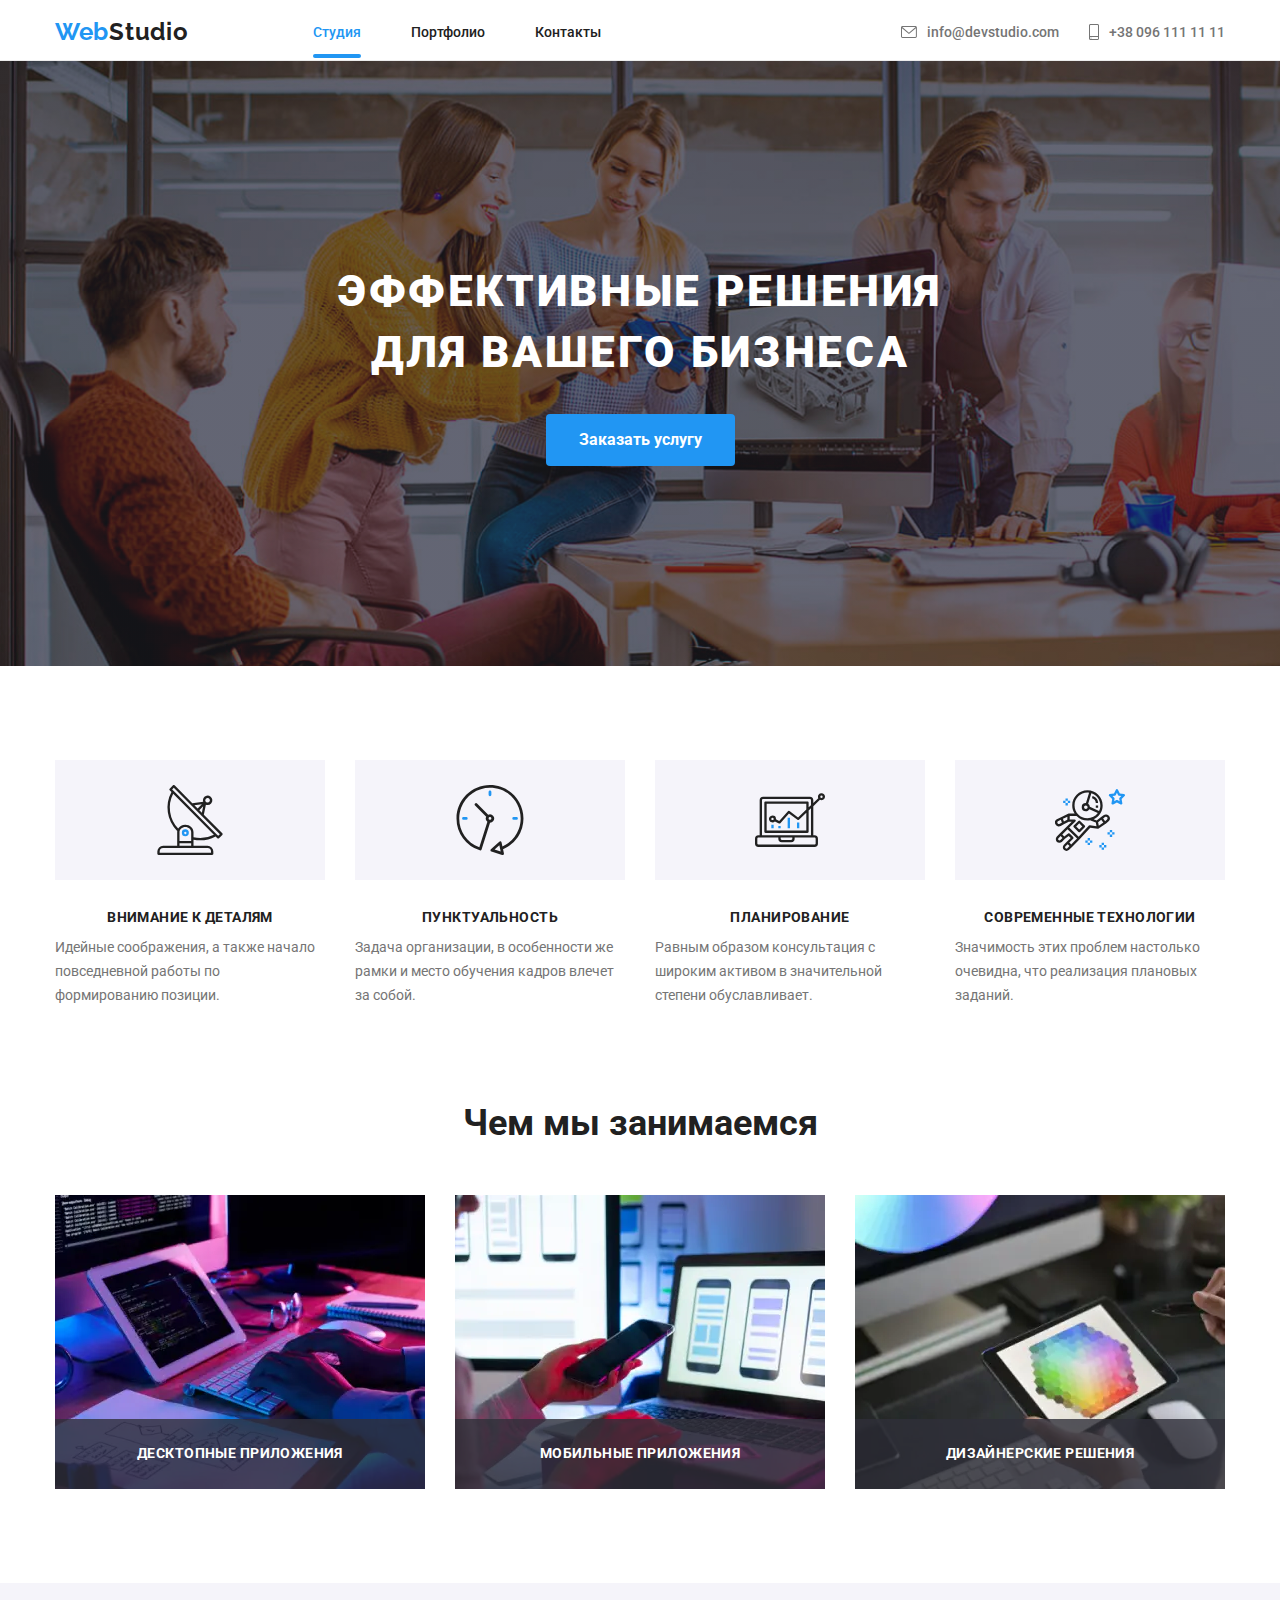
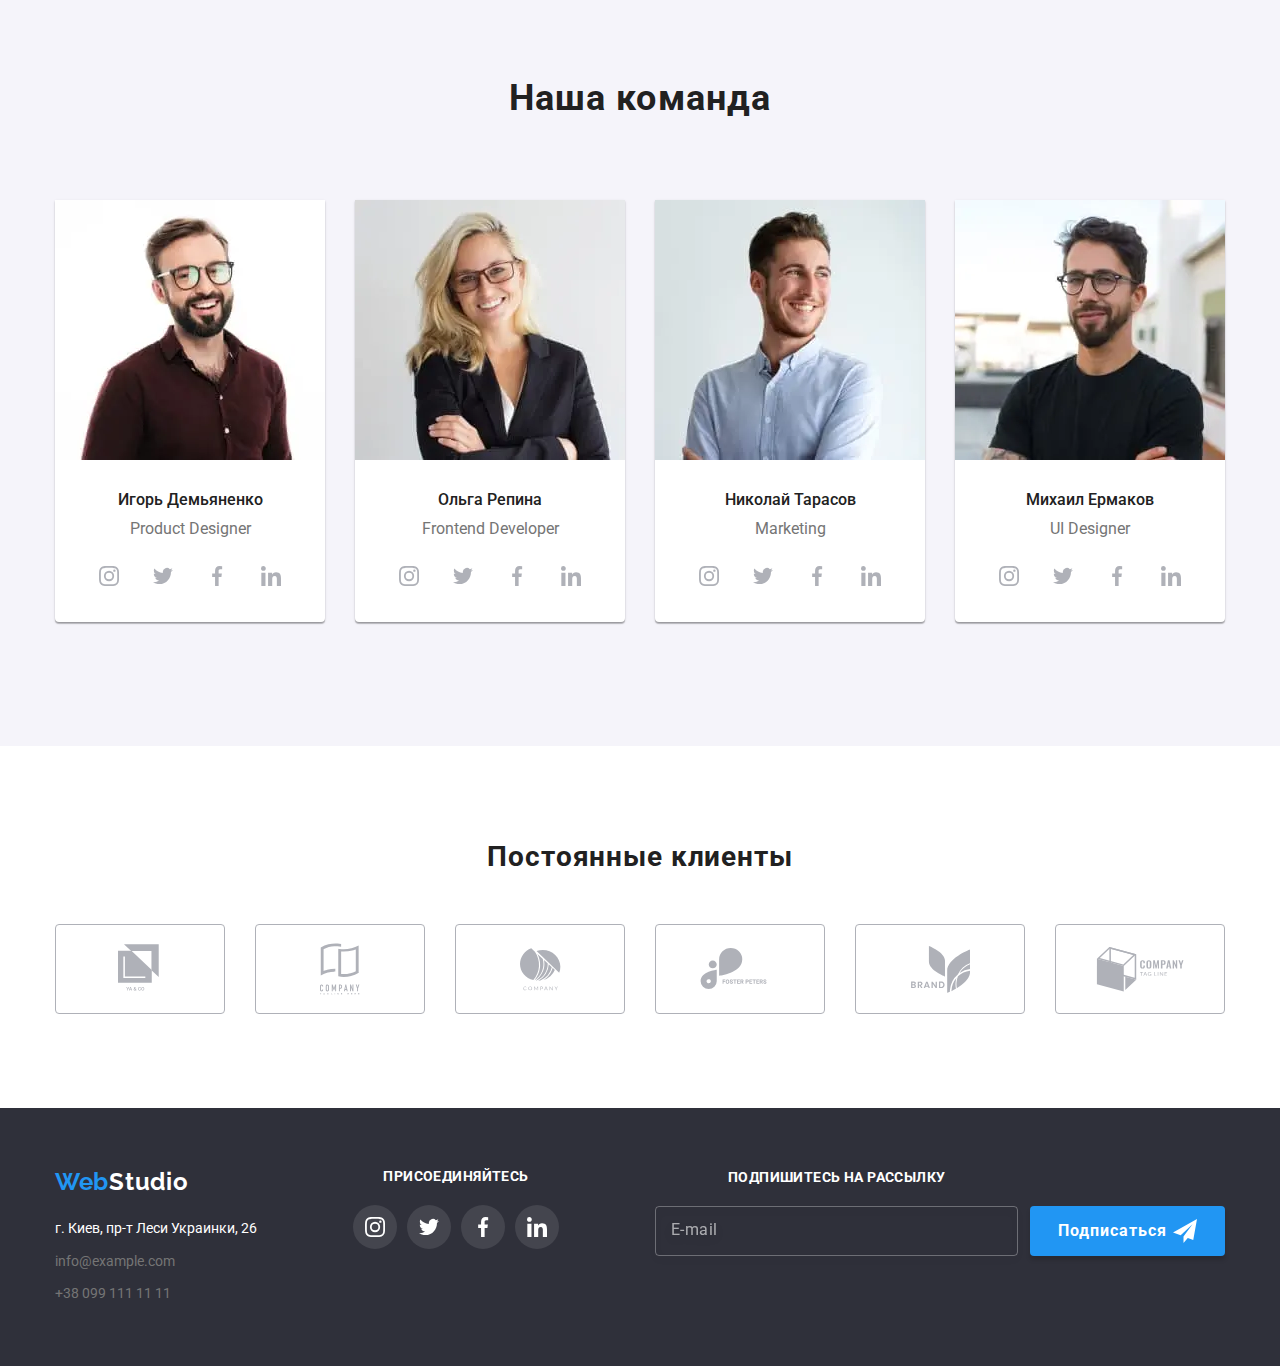
<file: index.html>
<!DOCTYPE html>
<html lang="ru">
  <head>
    <meta charset="UTF-8" />
    <meta name="viewport" content="width=device-width, initial-scale=1.0" />
    <title>WebStudio</title>
    <link
      rel="stylesheet"
      href="https://cdnjs.cloudflare.com/ajax/libs/modern-normalize/1.0.0/modern-normalize.min.css"
    />
    <link
      href="https://fonts.googleapis.com/css2?family=Raleway:wght@700&family=Roboto:wght@400;700&display=swap"
      rel="stylesheet"
    />
    <link rel="stylesheet" href="./css/main.min.css" />
  </head>
  <body>
    <!-- header-->

    <header class="header section">
      <div class="container">
        <nav class="header__nav">
          <a href="index.html" lang="en" class="link-underline logo"
            ><span class="logo__part">Web</span>Studio</a
          >

          <button
            type="button"
            class="header__menu-btn"
            aria-expanded="false"
            aria-controls="menu-container"
            data-menu-button
          >
            <svg
              class="header__btn-svg"
              width="25px"
              height="25px"
              aria-label="Переключатель мобильного меню"
            >
              <use
                class="header__btn-cloze"
                href="./images/svg/optimized.svg#icon-modal-cloze"
              ></use>
              <use
                class="header__btn-menu"
                href="./images/svg/optimized.svg#icon-menu"
              ></use>
            </svg>
          </button>
          <div class="header__menu-container" id="menu-container" data-menu>
            <ul class="list header__nav-list">
              <li class="header__nav-item">
                <a
                  href=""
                  class="link-underline header__nav-link header__nav-link--current"
                  >Студия</a
                >
              </li>
              <li class="header__nav-item">
                <a href="portfolio.html" class="link-underline header__nav-link"
                  >Портфолио</a
                >
              </li>
              <li class="header__nav-item">
                <a href="" class="link-underline header__nav-link">Контакты</a>
              </li>
            </ul>

            <address class="header__address">
              <ul class="list header__address-list">
                <li class="header__address-item">
                  <a
                    href="mailto:info@devstudio.com"
                    class="link-underline header__address-link"
                  >
                    <svg class="header__address-svg" width="16px" height="12px">
                      <use
                        href="./images/svg/optimized.svg#icon-envelope"
                      ></use>
                    </svg>
                    info@devstudio.com</a
                  >
                </li>
                <li class="header__address-item">
                  <a
                    href="tel:+380961111111"
                    class="link-underline header__address-link"
                  >
                    <svg class="header__address-svg" width="10px" height="16px">
                      <use
                        href="./images/svg/optimized.svg#icon-smartphone"
                      ></use>
                    </svg>
                    +38 096 111 11 11</a
                  >
                </li>
              </ul>
            </address>
          </div>
        </nav>
      </div>
    </header>

    <!-- main-->
    <main>
      <!-- ======section with button =========-->

      <section class="section main-section">
        <div class="container">
          <h1 class="main-section__title">
            Эффективные решения<br />
            для вашего бизнеса
          </h1>
          <button type="button" class="main-section__button" data-modal-open>
            Заказать услугу
          </button>
        </div>
      </section>

      <!-- ===========section our qualities =============-->

      

          <section class="section qualities-section">
        <div class="container">
          <h2  class="visually-hidden">our qualities</h2>
          <ul class="list qualities-section__list">
            <li class="antenna qualities-section__item">
              <h3 class="qualities-section__caption">ВНИМАНИЕ К ДЕТАЛЯМ</h3>
              <p class="qualities-section__description">
                Идейные соображения, а также начало повседневной работы по
                формированию позиции.
              </p>
            </li>
            <li class=" clock qualities-section__item">
              <h3 class="qualities-section__caption">ПУНКТУАЛЬНОСТЬ</h3>
              <p class="qualities-section__description">
                Задача организации, в особенности же рамки и место обучения
                кадров влечет за собой.
              </p>
            </li>
            <li class=" diagram qualities-section__item">
              <h3 class="qualities-section__caption">ПЛАНИРОВАНИЕ</h3>
              <p class="qualities-section__description">
                Равным образом консультация с широким активом в значительной
                степени обуславливает.
              </p>
            </li>
            <li class=" astronaut qualities-section__item">
              <h3 class="qualities-section__caption">СОВРЕМЕННЫЕ ТЕХНОЛОГИИ</h3>
              <p class="qualities-section__description">
                Значимость этих проблем настолько очевидна, что реализация
                плановых заданий.
              </p>
            </li>
          </ul>
        </div>
      </section>
     
        

      <!-- ============our tasks ==============-->

      

         <section class="section tasks-section">
        <div class="container">
          <h2 class="tasks-section__title">Чем мы занимаемся</h2>
          <ul class="list tasks-section__list">
            <li class="tasks-section__item">
              <picture>
                <source srcset="./images/tasks-sections/desktop/desktop-tasks.webp 1x, ./images/tasks-sections/desktop/desktop-tasks@2x.webp 2x "
                        media="(min-width: 1200px)"
                        type="image/webp">
                <source srcset="./images/tasks-sections/desktop/desktop-tasks.jpg 1x, ./images/tasks-sections/desktop/desktop-tasks@2x.jpg 2x"
                        media="(min-width: 1200px)">

                <img
                        src="./images/tasks-sections/desktop/desktop-tasks.jpg"
                        alt="Десктопные приложения"

                />
              </picture>
              <div class="tasks-section__overlay">
                <p class="tasks-section__overlay-description">Десктопные приложения</p>
              </div>

            </li>
            <li class="tasks-section__item">
              <picture>
                <source srcset="./images/tasks-sections/desktop/mobile-tasks.webp 1x, ./images/tasks-sections/desktop/desktop-tasks@2x.webp 2x"
                        media="(min-width: 1200px)"
                        type="image/webp">
                <source srcset="./images/tasks-sections/desktop/mobile-tasks.jpg 1x, ./images/tasks-sections/desktop/mobile-tasks@2x.jpg 2x"
                        media="(min-width: 1200px)">

                <img
                        src="./images/tasks-sections/desktop/mobile-tasks.jpg"
                        alt="Мобильные приложения"

                />
              </picture>
              <div class="tasks-section__overlay">
                <p class="tasks-section__overlay-description">Мобильные приложения</p>
              </div>
            </li>
            <li class="tasks-section__item">
              <picture>
                <source srcset="./images/tasks-sections/desktop/design-tasks.webp 1x, ./images/tasks-sections/desktop/design-tasks@2x.webp 2x"
                        media="(min-width: 1200px)" type="image/webp">
                <source srcset="./images/tasks-sections/desktop/design-tasks.jpg 1x, ./images/tasks-sections/desktop/design-tasks@2x.jpg 2x"
                        media="(min-width: 1200px)">

                <img
                        src="./images/tasks-sections/desktop/design-tasks.jpg"
                        alt="Дизайнерские решения"

                />
              </picture>
              <div class="tasks-section__overlay">
                <p class="tasks-section__overlay-description">Дизайнерские решения</p>
              </div>
            </li>
          </ul>
        </div>
      </section>
       

      <!-- =========section our team ==========-->

      
            <section class="section team-section">
        <div class="container">
          <h2 class="team-section__title">Наша команда</h2>
          <ul class="list team-section__team">
            <li class="team-section__team-item">
              <picture>
                <source srcset="./images/team-section/desktop/PD-desktop.webp 1x, ./images/team-section/desktop/PD-desktop@2x.webp 2x" media="(min-width: 1200px)" type="image/webp">
                <source srcset="./images/team-section/desktop/PD-desktop.jpg 1x, ./images/team-section/desktop/PD-desktop@2x.jpg 2x" media="(min-width: 1200px)">
                <source srcset="./images/team-section/tablet/PD-tablet.webp 1x, ./images/team-section/tablet/PD-tablet@2x.webp 2x" media="(min-width: 768px)" type="image/webp">
                <source srcset="./images/team-section/tablet/PD-tablet.jpg 1x, ./images/team-section/tablet/PD-tablet@2x.jpg 2x" media="(min-width: 768px)"> 
                <source srcset="./images/team-section/mobile/PD-mobile.webp 1x, ./images/team-section/mobile/PD-mobile@2x.webp 2x" media="(min-width: 320px)" type="image/webp">
                <source srcset="./images/team-section/mobile/PD-mobile.jpg 1x, ./images/team-section/mobile/PD-mobile@2x.jpg 2x" media="(min-width: 320px)"> 
                <img class="team-section__team-pic"
                        src="./images/team-section/mobile/PD-mobile.jpg"
                        alt="Игорь Демьяненко"

                />
              </picture>
              <h3 class="team-section__worker-name">Игорь Демьяненко</h3>
              <p lang="en" class="team-section__position">Product Designer</p>
             


              <ul class="list team-section__socials">
                <li class="team-section__socials-item">
                  <a href="" class="link-underline team-section__socials-link">
                    <svg class="team-section__socials-svg" width="20px" height="20px">
                      <use href="./images/svg/optimized.svg#icon-instagram"></use>
                    </svg>
                  </a>
                </li>
                <li class="team-section__socials-item">
                  <a href="" class="link-underline team-section__socials-link">
                    <svg class="team-section__socials-svg" width="20px" height="20px">
                      <use href="./images/svg/optimized.svg#icon-twitter"></use>
                    </svg>
                  </a>
                </li>
                <li class="team-section__socials-item">
                  <a href="" class="link-underline team-section__socials-link">
                    <svg class="team-section__socials-svg" width="20px" height="20px">
                      <use href="./images/svg/optimized.svg#icon-facebook"></use>
                    </svg>
                  </a>
                </li>
                <li class="team-section__socials-item ">
                  <a href="" class="link-underline team-section__socials-link">
                    <svg class="team-section__socials-svg" width="20px" height="20px">
                      <use href="./images/svg/optimized.svg#icon-linkedin"></use>
                    </svg>
                  </a>
                </li>
              </ul>
            </li>
            <li class="team-section__team-item">
              <picture>
                <source srcset="./images/team-section/desktop/FD-desktop.webp 1x, ./images/team-section/desktop/FD-desktop@2x.webp 2x"
                  media="(min-width: 1200px)" type="image/webp">
                <source srcset="./images/team-section/desktop/FD-desktop.jpg 1x, ./images/team-section/desktop/FD-desktop@2x.jpg 2x"
                  media="(min-width: 1200px)">
                <source srcset="./images/team-section/tablet/FD-tablet.webp 1x, ./images/team-section/tablet/FD-tablet@2x.webp 2x"
                  media="(min-width: 768px)" type="image/webp">
                <source srcset="./images/team-section/tablet/FD-tablet.jpg 1x, ./images/team-section/tablet/FD-tablet@2x.jpg 2x"
                  media="(min-width: 768px)">
                <source srcset="./images/team-section/mobile/FD-mobile.webp 1x, ./images/team-section/mobile/FD-mobile@2x.webp 2x"
                  media="(min-width: 320px)" type="image/webp">
                <source srcset="./images/team-section/mobile/FD-mobile.jpg 1x, ./images/team-section/mobile/FD-mobile@2x.jpg 2x"
                  media="(min-width: 320px)">
                <img class="team-section__team-pic" 
                 src="./images/team-section/mobile/FD-mobile.jpg" alt="Ольга Репина" />
              </picture>

              <h3 class="team-section__worker-name">Ольга Репина</h3>
              <p lang="en" class="team-section__position">Frontend Developer</p>



              <ul class="list team-section__socials">
                <li class="team-section__socials-item">
                  <a href="" class="link-underline team-section__socials-link">
                    <svg class="team-section__socials-svg" width="20px" height="20px">
                      <use href="./images/svg/optimized.svg#icon-instagram"></use>
                    </svg>
                  </a>
                </li>
                <li class="team-section__socials-item">
                  <a href="" class="link-underline team-section__socials-link">
                    <svg class="team-section__socials-svg" width="20px" height="20px">
                      <use href="./images/svg/optimized.svg#icon-twitter"></use>
                    </svg>
                  </a>
                </li>
                <li class="team-section__socials-item">
                  <a href="" class="link-underline team-section__socials-link">
                    <svg class="team-section__socials-svg" width="20px" height="20px">
                      <use href="./images/svg/optimized.svg#icon-facebook"></use>
                    </svg>
                  </a>
                </li>
                <li class="team-section__socials-item ">
                  <a href="" class="link-underline team-section__socials-link">
                    <svg class="team-section__socials-svg" width="20px" height="20px">
                      <use href="./images/svg/optimized.svg#icon-linkedin"></use>
                    </svg>
                  </a>
                </li>
              </ul>
              
            </li>
            <li class="team-section__team-item">
              <picture>
                <source srcset="./images/team-section/desktop/M-desktop.webp 1x, ./images/team-section/desktop/M-desktop@2x.webp 2x"
                  media="(min-width: 1200px)" type="image/webp">
                <source srcset="./images/team-section/desktop/M-desktop.jpg 1x, ./images/team-section/desktop/M-desktop@2x.jpg 2x"
                  media="(min-width: 1200px)">
                <source srcset="./images/team-section/tablet/M-tablet.webp 1x, ./images/team-section/tablet/M-tablet@2x.webp 2x"
                  media="(min-width: 768px)" type="image/webp">
                <source srcset="./images/team-section/tablet/M-tablet.jpg 1x, ./images/team-section/tablet/M-tablet@2x.jpg 2x"
                  media="(min-width: 768px)">
                <source srcset="./images/team-section/mobile/M-mobile.webp 1x, ./images/team-section/mobile/M-mobile@2x.webp 2x"
                  media="(min-width: 320px)" type="image/webp">
                <source srcset="./images/team-section/mobile/M-mobile.jpg 1x, ./images/team-section/mobile/M-mobile@2x.jpg 2x"
                  media="(min-width: 320px)">
                <img class="team-section__team-pic"
                        src="./images/team-section/mobile/M-mobile.jpg"
                        alt="Николай Тарасов"

                />
              </picture>
              <h3 class="team-section__worker-name">Николай Тарасов</h3>
              <p lang="en" class="team-section__position">Marketing</p>
              


<ul class="list team-section__socials">
  <li class="team-section__socials-item">
    <a href="" class="link-underline team-section__socials-link">
      <svg class="team-section__socials-svg" width="20px" height="20px">
        <use href="./images/svg/optimized.svg#icon-instagram"></use>
      </svg>
    </a>
  </li>
  <li class="team-section__socials-item">
    <a href="" class="link-underline team-section__socials-link">
      <svg class="team-section__socials-svg" width="20px" height="20px">
        <use href="./images/svg/optimized.svg#icon-twitter"></use>
      </svg>
    </a>
  </li>
  <li class="team-section__socials-item">
    <a href="" class="link-underline team-section__socials-link">
      <svg class="team-section__socials-svg" width="20px" height="20px">
        <use href="./images/svg/optimized.svg#icon-facebook"></use>
      </svg>
    </a>
  </li>
  <li class="team-section__socials-item ">
    <a href="" class="link-underline team-section__socials-link">
      <svg class="team-section__socials-svg" width="20px" height="20px">
        <use href="./images/svg/optimized.svg#icon-linkedin"></use>
      </svg>
    </a>
  </li>
</ul>

            </li>
            <li class="team-section__team-item">
              <picture>
                <source srcset="./images/team-section/desktop/UID-desktop.webp 1x, ./images/team-section/desktop/UID-desktop@2x.webp 2x"
                  media="(min-width: 1200px)" type="image/webp">
                <source srcset="./images/team-section/desktop/UID-desktop.jpg 1x, ./images/team-section/desktop/UID-desktop@2x.jpg 2x"
                  media="(min-width: 1200px)">
                <source srcset="./images/team-section/tablet/UID-tablet.webp 1x, ./images/team-section/tablet/UID-tablet@2x.webp 2x"
                  media="(min-width: 768px)" type="image/webp">
                <source srcset="./images/team-section/tablet/UID-tablet.jpg 1x, ./images/team-section/tablet/UID-tablet@2x.jpg 2x"
                  media="(min-width: 768px)">
                <source srcset="./images/team-section/mobile/UID-mobile.webp 1x, ./images/team-section/mobile/UID-mobile@2x.webp 2x"
                  media="(min-width: 320px)" type="image/webp">
                <source srcset="./images/team-section/mobile/UID-mobile.jpg 1x, ./images/team-section/mobile/UID-mobile@2x.jpg 2x"
                  media="(min-width: 320px)">
                <img class="team-section__team-pic"
                        src="./images/team-section/mobile/UID-mobile.jpg"
                        alt="Михаил Ермаков"

                />
              </picture>
              <h3 class="team-section__worker-name">Михаил Ермаков</h3>
              <p lang="en" class="team-section__position">UI Designer</p>




              <ul class="list team-section__socials">
                <li class="team-section__socials-item">
                  <a href="" class="link-underline team-section__socials-link">
                    <svg class="team-section__socials-svg" width="20px" height="20px">
                      <use href="./images/svg/optimized.svg#icon-instagram"></use>
                    </svg>
                  </a>
                </li>
                <li class="team-section__socials-item">
                  <a href="" class="link-underline team-section__socials-link">
                    <svg class="team-section__socials-svg" width="20px" height="20px">
                      <use href="./images/svg/optimized.svg#icon-twitter"></use>
                    </svg>
                  </a>
                </li>
                <li class="team-section__socials-item">
                  <a href="" class="link-underline team-section__socials-link">
                    <svg class="team-section__socials-svg" width="20px" height="20px">
                      <use href="./images/svg/optimized.svg#icon-facebook"></use>
                    </svg>
                  </a>
                </li>
                <li class="team-section__socials-item ">
                  <a href="" class="link-underline team-section__socials-link">
                    <svg class="team-section__socials-svg" width="20px" height="20px">
                      <use href="./images/svg/optimized.svg#icon-linkedin"></use>
                    </svg>
                  </a>
                </li>
              </ul>
              
            </li>
          </ul>
        </div>
      </section>
       
      
         

      <!--      partners  section      -->

      

   <section class="section partners-section">
  <div class="container">
    <h2 class="partners-section__title">Постоянные клиенты</h2>
    <ul class="list partners-section__partners">
      <li class="partners-section__partners-item">
        <a href="" class=" link-underline partners-section__partners-link">
          <svg class="partners-section__partners-svg" width="45px" height="50px">
            <use href="./images/svg/optimized.svg#icon-client1"></use>
          </svg>
        </a>
      </li>
      <li class="partners-section__partners-item">
        <a href="" class="link-underline partners-section__partners-link">
          <svg class="partners-section__partners-svg" width="40px" height="52px">
            <use href="./images/svg/optimized.svg#icon-client2"></use>
          </svg>
        </a>
      </li>
      <li class="partners-section__partners-item">
        <a href="" class=" link-underline partners-section__partners-link">
          <svg class="partners-section__partners-svg" width="41px" height="43px">
            <use href="./images/svg/optimized.svg#icon-client3"></use>
          </svg>
        </a>
      </li>
      <li class="partners-section__partners-item">
        <a href="" class=" link-underline partners-section__partners-link">
          <svg class="partners-section__partners-svg" width="80px" height="42px">
            <use href="./images/svg/optimized.svg#icon-client4"></use>
          </svg>
        </a>
      </li>
      <li class="partners-section__partners-item">
        <a href="" class=" link-underline partners-section__partners-link">
          <svg class="partners-section__partners-svg" width="59px" height="47px">
            <use href="./images/svg/optimized.svg#icon-client5"></use>
          </svg>
        </a>
      </li>
      <li class="partners-section__partners-item">
        <a href="" class=" link-underline partners-section__partners-link">
          <svg class="partners-section__partners-svg" width="89px" height="45px">
            <use href="./images/svg/optimized.svg#icon-client6"></use>
          </svg>
        </a>
      </li>
    </ul>
  </div>
</section>

    </main>

    <!--=======footer=========-->

    
       <footer class="section footer">

      <div class="container">
     
    <!-- address container-->

    
         <div class="footer__address-container">

          <a href="index.html" lang="en" class="link-underline logo logo--dark-theme"><span class="logo__part">Web</span>Studio</a>

          <address class="footer__address">
            <ul class="list footer__address">
              <li class="footer__address-item">
                <a href="https://goo.gl/maps/ka6gXYY2GY19vVcMA" target="_blank" class="link-underline footer__address-location">г. Киев, пр-т Леси
                  Украинки, 26</a>
              </li>
              <li class="footer__address-item">
                <a href="mailto:info@example.com" class="link-underline footer__address-contact">info@example.com</a>
              </li>
              <li class="footer__address-item">
                <a href="tel:+380991111111" class="link-underline footer__address-contact">+38 099 111 11 11</a>
              </li>
            </ul>
          </address>
                 </div>
       

    <!--footer socials-->

    
         <div class="footer__socials-container">
         <p class="footer__socials-capture">ПРИСОЕДИНЯЙТЕСЬ</p>
         <ul class="list footer__socials">
           <li class="footer__socials-item">
             <a href="" class="footer__socials-link">
                <svg class="footer__socials-svg" width="20px" height="20px">
               <use href="./images/svg/optimized.svg#icon-f-instagram"></use>
             </svg></a>
            </li>
           <li class="footer__socials-item">
             <a href="" class="footer__socials-link">
                <svg class="footer__socials-svg" width="20px" height="20px">
               <use href="./images/svg/optimized.svg#icon-f-twitter"></use>
             </svg></a>
            </li>
           <li class="footer__socials-item">
             <a href="" class="footer__socials-link">
                <svg class="footer__socials-svg" width="20px" height="20px">
               <use href="./images/svg/optimized.svg#icon-f-facebook"></use>
             </svg></a>
            </li>
           <li class="footer__socials-item">
             <a href="" class="footer__socials-link">
                <svg class="footer__socials-svg" width="20px" height="20px">
               <use href="./images/svg/optimized.svg#icon-f-linkedin"></use>
             </svg></a>
            </li>
         </ul>
       </div>
       
    <!--footer form-->
    
          <div class="footer-form">
          <form action="#" method="GET" class="subscribe-form">
            <div class="input-wrapper">
              <label for="subscriber-mail" class="form-label">Подпишитесь на рассылку</label>
              <input type="email" name="mail" id="subscriber-mail" class="subscriber-mail" placeholder="E-mail" required>
            </div>
            <div class="button-wrapper">
              <button type="submit" class="subscribe-btn-submit">Подписаться</button>
            </div>
          </form>
        </div>
        </div>
      

      
    </footer>
      

    
    <div class="backdrop is-hidden" data-modal>
      <div class="modal-container">
        <div class="modal">
          <button class="modal-cloze" data-modal-close>
            <svg class="icon-cloze" data-modal-close width="18px" height="18px">
              <use href="./images/svg/optimized.svg#icon-modal-cloze"></use>
            </svg>
          </button>
          
            <form action="#" method="GET" class="modal-form">
            <h2 class="form-title">Оставьте свои данные, мы вам перезвоним</h2>

            <label  class="form-label">Имя
              <input type="text" name="user-name"  class="form-input">
              <svg class="modal-svg" width="12px" height="12px">
                <use href="./images/svg/optimized.svg#user-name"></use>
              </svg>
            </label>

            <label  class="form-label">Телефон
              <input type="tel" name="user-phone"  class="form-input">
              <svg class="modal-svg" width="12px" height="12px">
                <use href="./images/svg/optimized.svg#user-phone"></use>
              </svg>
            </label>

            <label  class="form-label">Почта
              <input type="email" name="user-mail"  class="form-input">
              <svg class="modal-svg" width="12px" height="12px">
                <use href="./images/svg/optimized.svg#user-mail"></use>
              </svg>
            </label>

            <label for="user-message" class="form-label">Комментарий</label>
            <textarea name="user-message" id="user-message" class="comment" placeholder="Введите текст"></textarea>

            <input type="checkbox" name="user-policy" id="user-policy" value="accept-policy" class="visually-hidden checkbox-policy">
            <label for="user-policy" class="label-policy">Соглашаюсь с рассылкой и принимаю &nbsp;<a href="#" class="policy-link">Условия договора</a></label>

            <div class="button-container">
              <button type="submit" class="form-btn-submit">Отправить</button>
            </div>
          </form>
          
        </div>
      </div>
    </div> 
    <!--script-->

     <script src="./js/modal.js"></script> 
    <script src="./js/menu.js"></script>
  </body>
</html>
</file>
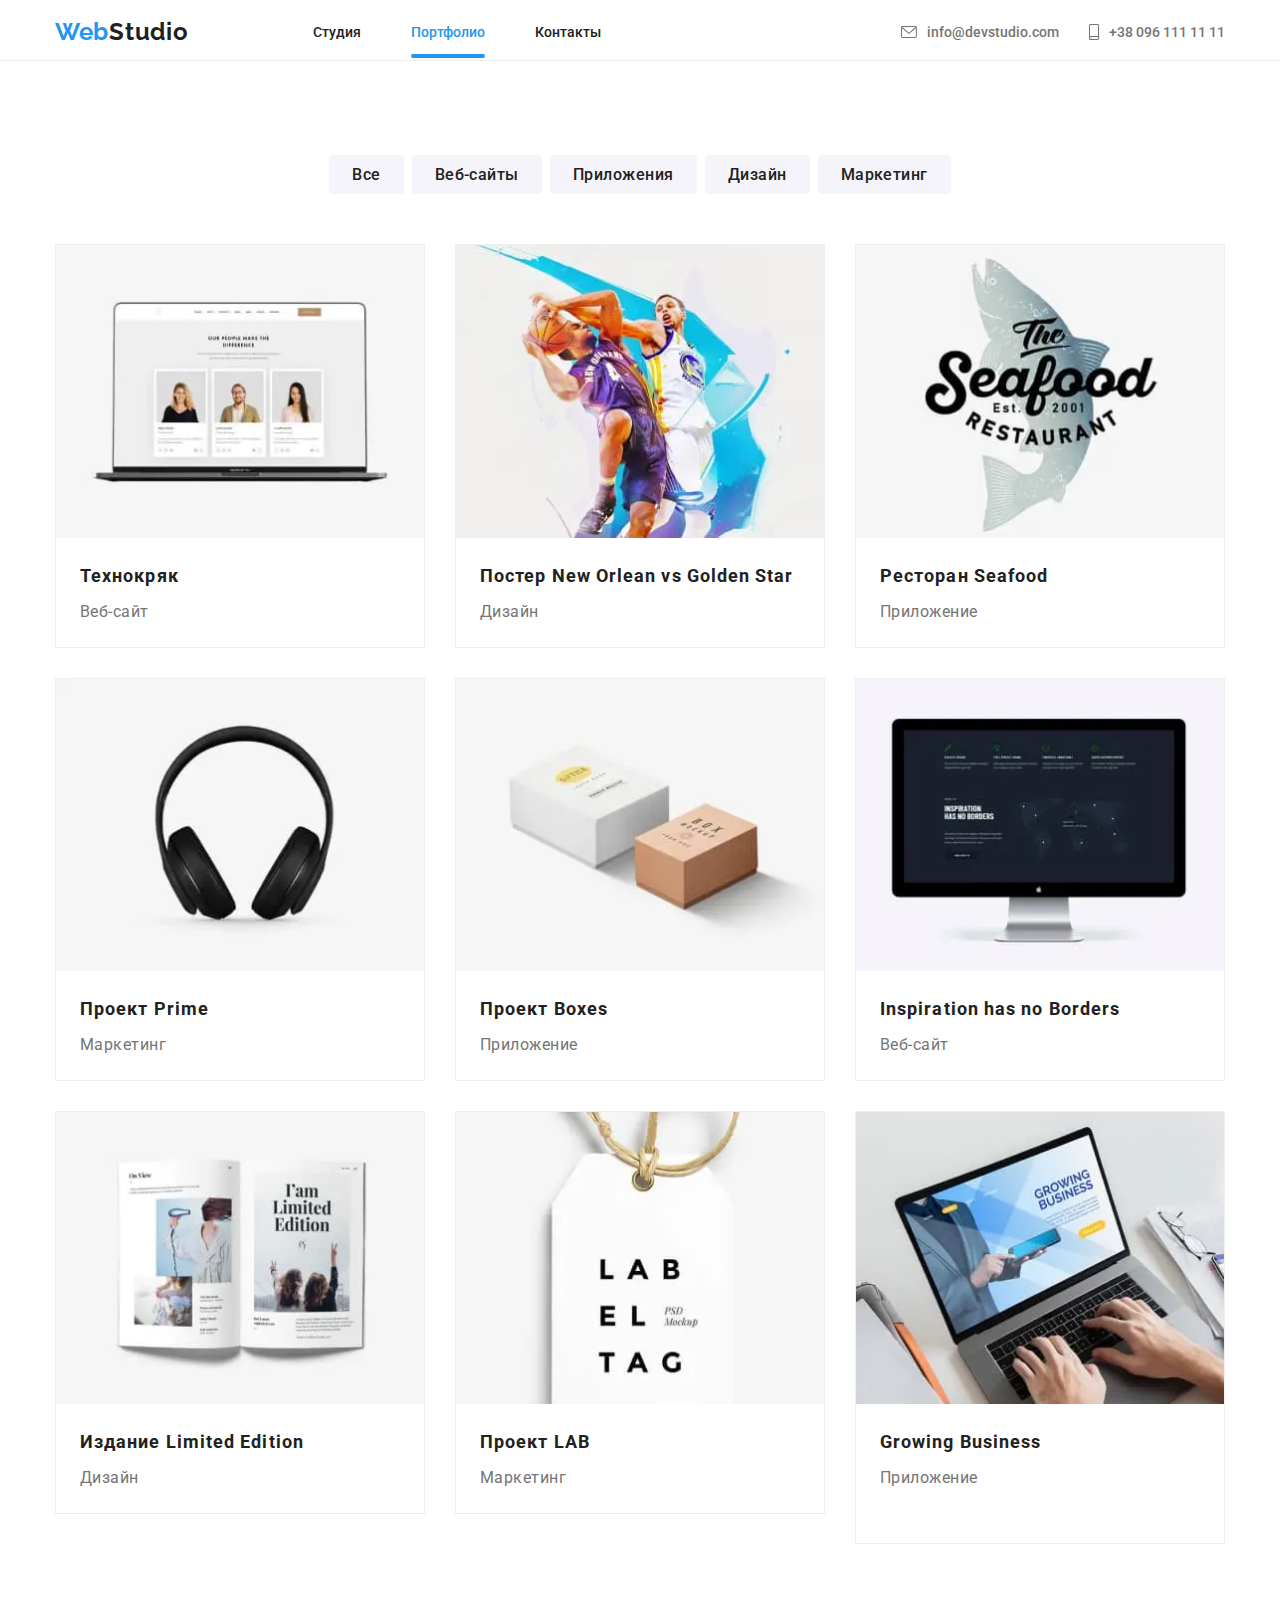
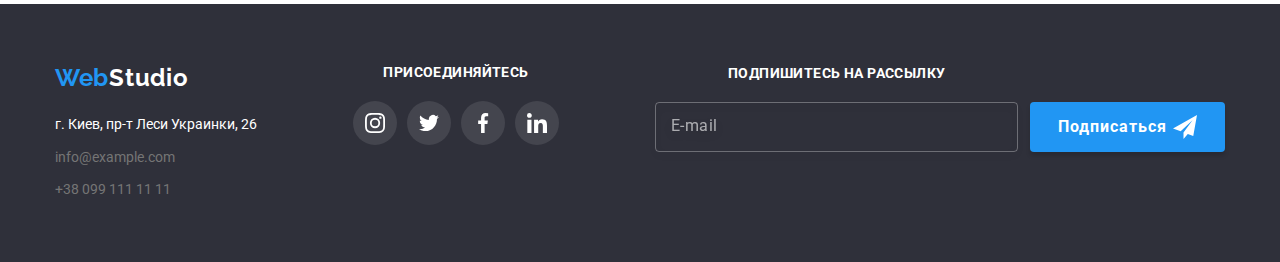
<file: portfolio.html>
<!DOCTYPE html>
<html lang="ru">
  <!--head-->
  <head>
    <meta charset="UTF-8" />
    <meta name="viewport" content="width=device-width, initial-scale=1.0" />
    <title>Portfolio</title>
    <link
      rel="stylesheet"
      href="https://cdnjs.cloudflare.com/ajax/libs/modern-normalize/1.0.0/modern-normalize.min.css"
    />
    <link
      href="https://fonts.googleapis.com/css2?family=Raleway:wght@700&family=Roboto:wght@400;700&display=swap"
      rel="stylesheet"
    />
    <link rel="stylesheet" href="./css/portfolio.min.css">

  </head>
  <!--body-->
  <body>
    <!--header-->
<header class="header section">
  <div class="container">
    <nav class="header__nav">
      <a href="index.html" lang="en" class="link-underline logo"><span class="logo__part">Web</span>Studio</a>

      <button type="button" class="header__menu-btn" aria-expanded="false" aria-controls="menu-container"
        data-menu-button>
        <svg class="header__btn-svg" width="25px" height="25px" aria-label="Переключатель мобильного меню">
          <use class="header__btn-cloze" href="./images/svg/optimized.svg#icon-modal-cloze"></use>
          <use class="header__btn-menu" href="./images/svg/optimized.svg#icon-menu"></use>
        </svg>
      </button>
      <div class="header__menu-container " id="menu-container" data-menu>
        <ul class="list header__nav-list">
          <li class=" header__nav-item">
            <a href="./index.html" class="link-underline header__nav-link ">Студия</a>
          </li>
          <li class="header__nav-item">
            <a href="portfolio.html" class="link-underline header__nav-link header__nav-link--current">Портфолио</a>
          </li>
          <li class="header__nav-item">
            <a href="" class="link-underline header__nav-link">Контакты</a>
          </li>
        </ul>

        <address class="header__address">
          <ul class="list header__address-list">
            <li class="header__address-item">
              <a href="mailto:info@devstudio.com" class="link-underline header__address-link">
                <svg class="header__address-svg" width="16px" height="12px">
                  <use href="./images/svg/optimized.svg#icon-envelope"></use>
                </svg> info@devstudio.com</a>
            </li>
            <li class="header__address-item">
              <a href="tel:+380961111111" class="link-underline header__address-link">
                <svg class="header__address-svg" width="10px" height="16px">
                  <use href="./images/svg/optimized.svg#icon-smartphone"></use>
                </svg> +38 096 111 11 11</a>
            </li>
          </ul>
        </address>

      </div>

    </nav>

  </div>
</header>
    <!--===========main==============-->
    <main>
      <!--====portfolio section=====-->
      <section class="portfolio-main">
        <div class="container">
          <h1 class="visually-hidden">portfolio</h1>
          <!--part with buttons-->
          <ul class="list portfolio-main__filter">
            <li class="portfolio-main__filter-item">
              <button type="button" class="portfolio-main__filter-btn">
                <span> Все </span>
              </button>
            </li>
            <li class="portfolio-main__filter-item">
              <button type="button" class="portfolio-main__filter-btn">
                <span> Веб-сайты </span>
              </button>
            </li>
            <li class="portfolio-main__filter-item">
              <button type="button" class="portfolio-main__filter-btn">
                <span>Приложения</span>
              </button>
            </li>
            <li class="portfolio-main__filter-item">
              <button type="button" class="portfolio-main__filter-btn">
                <span>Дизайн</span>
              </button>
            </li>
            <li class="portfolio-main__filter-item">
              <button type="button" class="portfolio-main__filter-btn">
                <span>Маркетинг</span>
              </button>
            </li>
          </ul>
          <!--part with pictures-->
  
  
          <ul class="portfolio-main__gallery list">
            <li class="portfolio-main__gallery-item">
              <a href="" class="portfolio-main__gallery-link link-underline">

                <div class="portfolio-main__gallery-card">

                  
                    <picture>
                    
                      <source
                        srcset="./images/potfolio-images/gallery/desktop/img-1-desktop.webp 1x, ./images/potfolio-images/gallery/desktop/img-1-desktop@2x.webp 2x"
                        media="(min-width: 1200px)" type="image/webp">
                      <source
                        srcset="./images/potfolio-images/gallery/desktop/img-1-desktop.jpg 1x, ./images/potfolio-images/gallery/desktop/img-1-desktop@2x.jpg 2x"
                        media="(min-width: 1200px)">
                      <source
                        srcset="./images/potfolio-images/gallery/tablet/img-1-tablet.webp 1x, ./images/potfolio-images/gallery/tablet/img-1-tablet@2x.webp 2x"
                        media="(min-width: 768px)" type="image/webp">
                      <source
                        srcset="./images/potfolio-images/gallery/tablet/img-1-tablet.jpg 1x, ./images/potfolio-images/gallery/tablet/img-1-tablet@2x.jpg 2x"
                        media="(min-width: 768px)">
                      <source
                        srcset="./images/potfolio-images/gallery/mobile/img-1-mobile.webp 1x, ./images/potfolio-images/gallery/mobile/img-1-mobile@2x.webp 2x"
                        media="(min-width: 320px)" type="image/webp">
                      <source
                        srcset="./images/potfolio-images/gallery/mobile/img-1-mobile.jpg 1x, ./images/potfolio-images/gallery/mobile/img-1-mobile@2x.jpg 2x"
                        media="(min-width: 320px)">
                      <img class="portfolio-main__gallery-img" src="./images/potfolio-images/gallery/mobile/img-1-mobile.jpg"
                        alt="Технокряк" />
                    </picture>
                  <div class="portfolio-main__gallery-card-overlay">
                    <p class="portfolio-main__gallery-card-description">
                      Технокряк это современная площадка распространения
                      коронавируса. Компании используют эту платформу для
                      цифрового шпионажа и атак на защищённые сервера конкурентов.</p>
                  </div>
                </div>

                <h2 class="portfolio-main__gallery-project-name">Технокряк</h2>
                <p class="portfolio-main__gallery-category">Веб-сайт</p>
              </a>
            </li>
            <li class="portfolio-main__gallery-item">
              <a href="" class="portfolio-main__gallery-link link-underline">

                <div class="portfolio-main__gallery-card">

                  

                    <picture>
                      <source
                        srcset="./images/potfolio-images/gallery/desktop/img-2-desktop.webp 1x, ./images/potfolio-images/gallery/desktop/img-2-desktop@2x.webp 2x"
                        media="(min-width: 1200px)" type="image/webp">
                      <source
                        srcset="./images/potfolio-images/gallery/desktop/img-2-desktop.jpg 1x, ./images/potfolio-images/gallery/desktop/img-2-desktop@2x.jpg 2x"
                        media="(min-width: 1200px)">
                      <source
                        srcset="./images/potfolio-images/gallery/tablet/img-2-tablet.webp 1x, ./images/potfolio-images/gallery/tablet/img-2-tablet@2x.webp 2x"
                        media="(min-width: 768px)" type="image/webp">
                      <source
                        srcset="./images/potfolio-images/gallery/tablet/img-2-tablet.jpg 1x, ./images/potfolio-images/gallery/tablet/img-2-tablet@2x.jpg 2x"
                        media="(min-width: 768px)">
                      <source
                        srcset="./images/potfolio-images/gallery/mobile/img-2-mobile.webp 1x, ./images/potfolio-images/gallery/mobile/img-2-mobile@2x.webp 2x"
                        media="(min-width: 320px)" type="image/webp">
                      <source
                        srcset="./images/potfolio-images/gallery/mobile/img-2-mobile.jpg 1x, ./images/potfolio-images/gallery/mobile/img-2-mobile@2x.jpg 2x"
                        media="(min-width: 320px)">
                      <img class="portfolio-main__gallery-img" src="./images/potfolio-images/gallery/mobile/img-2-mobile.jpg"
                        alt="New Orlean vs Golden Star" />
                    </picture>
                  <div class="portfolio-main__gallery-card-overlay">
                    <p class="portfolio-main__gallery-card-description">
                      Технокряк это современная площадка распространения
                      коронавируса. Компании используют эту платформу для
                      цифрового шпионажа и атак на защищённые сервера конкурентов.</p>
                  </div>
                </div>

                <h2 class="portfolio-main__gallery-project-name">
                  Постер<span lang="en"> New Orlean vs Golden Star</span>
                </h2>
                <p class="portfolio-main__gallery-category">Дизайн</p>
              </a>
            </li>
            <li class="portfolio-main__gallery-item">
              <a href="" class="portfolio-main__gallery-link link-underline">

                <div class="portfolio-main__gallery-card">

                  

                    <picture>
                      <source
                        srcset="./images/potfolio-images/gallery/desktop/img-3-desktop.webp 1x, ./images/potfolio-images/gallery/desktop/img-3-desktop@2x.webp 2x"
                        media="(min-width: 1200px)" type="image/webp">
                      <source
                        srcset="./images/potfolio-images/gallery/desktop/img-3-desktop.jpg 1x, ./images/potfolio-images/gallery/desktop/img-3-desktop@2x.jpg 2x"
                        media="(min-width: 1200px)">
                      <source
                        srcset="./images/potfolio-images/gallery/tablet/img-3-tablet.webp 1x, ./images/potfolio-images/gallery/tablet/img-3-tablet@2x.webp 2x"
                        media="(min-width: 768px)" type="image/webp">
                      <source
                        srcset="./images/potfolio-images/gallery/tablet/img-3-tablet.jpg 1x, ./images/potfolio-images/gallery/tablet/img-3-tablet@2x.jpg 2x"
                        media="(min-width: 768px)">
                      <source
                        srcset="./images/potfolio-images/gallery/mobile/img-3-mobile.webp 1x, ./images/potfolio-images/gallery/mobile/img-3-mobile@2x.webp 2x"
                        media="(min-width: 320px)" type="image/webp">
                      <source
                        srcset="./images/potfolio-images/gallery/mobile/img-3-mobile.jpg 1x, ./images/potfolio-images/gallery/mobile/img-3-mobile@2x.jpg 2x"
                        media="(min-width: 320px)">
                      <img class="portfolio-main__gallery-img" src="./images/potfolio-images/gallery/mobile/img-3-mobile.jpg"
                        alt="Seafood" />
                    </picture>
                  <div class="portfolio-main__gallery-card-overlay">
                    <p class="portfolio-main__gallery-card-description">
                      Технокряк это современная площадка распространения
                      коронавируса. Компании используют эту платформу для
                      цифрового шпионажа и атак на защищённые сервера конкурентов.</p>
                  </div>
                </div>

                <h2 class="portfolio-main__gallery-project-name">
                  Ресторан <span lang="en">Seafood</span>
                </h2>
                <p class="portfolio-main__gallery-category">Приложение</p>
              </a>
            </li>
            <li class="portfolio-main__gallery-item">
              <a href="" class="portfolio-main__gallery-link link-underline"
                >

                <div class="portfolio-main__gallery-card">

                  

                    <picture>
                      <source
                        srcset="./images/potfolio-images/gallery/desktop/img-4-desktop.webp 1x, ./images/potfolio-images/gallery/desktop/img-4-desktop@2x.webp 2x"
                        media="(min-width: 1200px)" type="image/webp">
                      <source
                        srcset="./images/potfolio-images/gallery/desktop/img-4-desktop.jpg 1x, ./images/potfolio-images/gallery/desktop/img-4-desktop@2x.jpg 2x"
                        media="(min-width: 1200px)">
                      <source
                        srcset="./images/potfolio-images/gallery/tablet/img-4-tablet.webp 1x, ./images/potfolio-images/gallery/tablet/img-4-tablet@2x.webp 2x"
                        media="(min-width: 768px)" type="image/webp">
                      <source
                        srcset="./images/potfolio-images/gallery/tablet/img-4-tablet.jpg 1x, ./images/potfolio-images/gallery/tablet/img-4-tablet@2x.jpg 2x"
                        media="(min-width: 768px)">
                      <source
                        srcset="./images/potfolio-images/gallery/mobile/img-4-mobile.webp 1x, ./images/potfolio-images/gallery/mobile/img-4-mobile@2x.webp 2x"
                        media="(min-width: 320px)" type="image/webp">
                      <source
                        srcset="./images/potfolio-images/gallery/mobile/img-4-mobile.jpg 1x, ./images/potfolio-images/gallery/mobile/img-4-mobile@2x.jpg 2x"
                        media="(min-width: 320px)">
                      <img class="portfolio-main__gallery-img" src="./images/potfolio-images/gallery/mobile/img-4-mobile.jpg"
                        alt="Проект Prime" />
                    </picture>
                  <div class="portfolio-main__gallery-card-overlay">
                    <p class="portfolio-main__gallery-card-description">
                      Технокряк это современная площадка распространения
                      коронавируса. Компании используют эту платформу для
                      цифрового шпионажа и атак на защищённые сервера конкурентов.</p>
                  </div>
                </div>

                <h2 class="portfolio-main__gallery-project-name">
                  Проект <span lang="en">Prime</span>
                </h2>
                <p class="portfolio-main__gallery-category">Маркетинг</p>
              </a>
            </li>
            <li class="portfolio-main__gallery-item">
              <a href="" class="portfolio-main__gallery-link link-underline">
                
                <div class="portfolio-main__gallery-card">

                  

                    <picture>
                      <source
                        srcset="./images/potfolio-images/gallery/desktop/img-5-desktop.webp 1x, ./images/potfolio-images/gallery/desktop/img-5-desktop@2x.webp 2x"
                        media="(min-width: 1200px)" type="image/webp">
                      <source
                        srcset="./images/potfolio-images/gallery/desktop/img-5-desktop.jpg 1x, ./images/potfolio-images/gallery/desktop/img-5-desktop@2x.jpg 2x"
                        media="(min-width: 1200px)">
                      <source
                        srcset="./images/potfolio-images/gallery/tablet/img-5-tablet.webp 1x, ./images/potfolio-images/gallery/tablet/img-5-tablet@2x.webp 2x"
                        media="(min-width: 768px)" type="image/webp">
                      <source
                        srcset="./images/potfolio-images/gallery/tablet/img-5-tablet.jpg 1x, ./images/potfolio-images/gallery/tablet/img-5-tablet@2x.jpg 2x"
                        media="(min-width: 768px)">
                      <source
                        srcset="./images/potfolio-images/gallery/mobile/img-5-mobile.webp 1x, ./images/potfolio-images/gallery/mobile/img-5-mobile@2x.webp 2x"
                        media="(min-width: 320px)" type="image/webp">
                      <source
                        srcset="./images/potfolio-images/gallery/mobile/img-5-mobile.jpg 1x, ./images/potfolio-images/gallery/mobile/img-5-mobile@2x.jpg 2x"
                        media="(min-width: 320px)">
                      <img class="portfolio-main__gallery-img" src="./images/potfolio-images/gallery/mobile/img-5-mobile.jpg"
                        alt="Проект Boxes" />
                    </picture>
                  <div class="portfolio-main__gallery-card-overlay">
                    <p class="portfolio-main__gallery-card-description">
                      Технокряк это современная площадка распространения
                      коронавируса. Компании используют эту платформу для
                      цифрового шпионажа и атак на защищённые сервера конкурентов.</p>
                  </div>
                </div>


                <h2 class="portfolio-main__gallery-project-name">
                  Проект <span lang="en">Boxes</span>
                </h2>
                <p class="portfolio-main__gallery-category">Приложение</p>
              </a>
            </li>
            <li class="portfolio-main__gallery-item">
              <a href="" class="portfolio-main__gallery-link link-underline"
                >

                <div class="portfolio-main__gallery-card">

                  

                    <picture>
                      <source
                        srcset="./images/potfolio-images/gallery/desktop/img-6-desktop.webp 1x, ./images/potfolio-images/gallery/desktop/img-6-desktop@2x.webp 2x"
                        media="(min-width: 1200px)" type="image/webp">
                      <source
                        srcset="./images/potfolio-images/gallery/desktop/img-6-desktop.jpg 1x, ./images/potfolio-images/gallery/desktop/img-6-desktop@2x.jpg 2x"
                        media="(min-width: 1200px)">
                      <source
                        srcset="./images/potfolio-images/gallery/tablet/img-6-tablet.webp 1x, ./images/potfolio-images/gallery/tablet/img-6-tablet@2x.webp 2x"
                        media="(min-width: 768px)" type="image/webp">
                      <source
                        srcset="./images/potfolio-images/gallery/tablet/img-6-tablet.jpg 1x, ./images/potfolio-images/gallery/tablet/img-6-tablet@2x.jpg 2x"
                        media="(min-width: 768px)">
                      <source
                        srcset="./images/potfolio-images/gallery/mobile/img-6-mobile.webp 1x, ./images/potfolio-images/gallery/mobile/img-6-mobile@2x.webp 2x"
                        media="(min-width: 320px)" type="image/webp">
                      <source
                        srcset="./images/potfolio-images/gallery/mobile/img-6-mobile.jpg 1x, ./images/potfolio-images/gallery/mobile/img-6-mobile@2x.jpg 2x"
                        media="(min-width: 320px)">
                      <img class="portfolio-main__gallery-img" src="./images/potfolio-images/gallery/mobile/img-6-mobile.jpg"
                        alt="Inspiration has no Borders" />
                    </picture>
                  <div class="portfolio-main__gallery-card-overlay">
                    <p class="portfolio-main__gallery-card-description">
                      Технокряк это современная площадка распространения
                      коронавируса. Компании используют эту платформу для
                      цифрового шпионажа и атак на защищённые сервера конкурентов.</p>
                  </div>
                </div>


                <h2 class="portfolio-main__gallery-project-name">
                  <span lang="en">Inspiration has no Borders</span>
                </h2>
                <p class="portfolio-main__gallery-category">Веб-сайт</p>
              </a>
            </li>
            <li class="portfolio-main__gallery-item">
              <a href="" class="portfolio-main__gallery-link link-underline"
                >

                <div class="portfolio-main__gallery-card">

                  

                    <picture>
                      <source
                        srcset="./images/potfolio-images/gallery/desktop/img-7-desktop.webp 1x, ./images/potfolio-images/gallery/desktop/img-7-desktop@2x.webp 2x"
                        media="(min-width: 1200px)" type="image/webp">
                      <source
                        srcset="./images/potfolio-images/gallery/desktop/img-7-desktop.jpg 1x, ./images/potfolio-images/gallery/desktop/img-7-desktop@2x.jpg 2x"
                        media="(min-width: 1200px)">
                      <source
                        srcset="./images/potfolio-images/gallery/tablet/img-7-tablet.webp 1x, ./images/potfolio-images/gallery/tablet/img-7-tablet@2x.webp 2x"
                        media="(min-width: 768px)" type="image/webp">
                      <source
                        srcset="./images/potfolio-images/gallery/tablet/img-7-tablet.jpg 1x, ./images/potfolio-images/gallery/tablet/img-7-tablet@2x.jpg 2x"
                        media="(min-width: 768px)">
                      <source
                        srcset="./images/potfolio-images/gallery/mobile/img-7-mobile.webp 1x, ./images/potfolio-images/gallery/mobile/img-7-mobile@2x.webp 2x"
                        media="(min-width: 320px)" type="image/webp">
                      <source
                        srcset="./images/potfolio-images/gallery/mobile/img-7-mobile.jpg 1x, ./images/potfolio-images/gallery/mobile/img-7-mobile@2x.jpg 2x"
                        media="(min-width: 320px)">
                      <img class="portfolio-main__gallery-img" src="./images/potfolio-images/gallery/mobile/img-7-mobile.jpg"
                        alt="Издание Limited Edition" />
                    </picture>
                  <div class="portfolio-main__gallery-card-overlay">
                    <p class="portfolio-main__gallery-card-description">
                      Технокряк это современная площадка распространения
                      коронавируса. Компании используют эту платформу для
                      цифрового шпионажа и атак на защищённые сервера конкурентов.</p>
                  </div>
                </div>

                <h2 class="portfolio-main__gallery-project-name">
                  Издание <span lang="en">Limited Edition</span>
                </h2>
                <p class="portfolio-main__gallery-category">Дизайн</p>
              </a>
            </li>
            <li class="portfolio-main__gallery-item">
              <a href="" class="portfolio-main__gallery-link link-underline"
                >

                <div class="portfolio-main__gallery-card">

                  

                  <picture>
                    <source
                      srcset="./images/potfolio-images/gallery/desktop/img-8-desktop.webp 1x, ./images/potfolio-images/gallery/desktop/img-8-desktop@2x.webp 2x"
                      media="(min-width: 1200px)" type="image/webp">
                    <source
                      srcset="./images/potfolio-images/gallery/desktop/img-8-desktop.jpg 1x, ./images/potfolio-images/gallery/desktop/img-8-desktop@2x.jpg 2x"
                      media="(min-width: 1200px)">
                    <source
                      srcset="./images/potfolio-images/gallery/tablet/img-8-tablet.webp 1x, ./images/potfolio-images/gallery/tablet/img-8-tablet@2x.webp 2x"
                      media="(min-width: 768px)" type="image/webp">
                    <source
                      srcset="./images/potfolio-images/gallery/tablet/img-8-tablet.jpg 1x, ./images/potfolio-images/gallery/tablet/img-8-tablet@2x.jpg 2x"
                      media="(min-width: 768px)">
                    <source
                      srcset="./images/potfolio-images/gallery/mobile/img-8-mobile.webp 1x, ./images/potfolio-images/gallery/mobile/img-8-mobile@2x.webp 2x"
                      media="(min-width: 320px)" type="image/webp">
                    <source
                      srcset="./images/potfolio-images/gallery/mobile/img-8-mobile.jpg 1x, ./images/potfolio-images/gallery/mobile/img-8-mobile@2x.jpg 2x"
                      media="(min-width: 320px)">
                    <img class="portfolio-main__gallery-img" src="./images/potfolio-images/gallery/mobile/img-8-mobile.jpg" alt="" />
                  </picture>
                  <div class="portfolio-main__gallery-card-overlay">
                    <p class="portfolio-main__gallery-card-description">
                      Технокряк это современная площадка распространения
                      коронавируса. Компании используют эту платформу для
                      цифрового шпионажа и атак на защищённые сервера конкурентов.</p>
                  </div>
                </div>

                <h2 class="portfolio-main__gallery-project-name">
                  Проект <span lang="en">LAB</span>
                </h2>
                <p class="portfolio-main__gallery-category">Маркетинг</p>
              </a>
            </li>
            <li class="portfolio-main__gallery-item">
              <a href="" class="portfolio-main__gallery-link link-underline"
                >

                <div class="portfolio-main__gallery-card">

                  

                    <picture>
                      <source
                        srcset="./images/potfolio-images/gallery/desktop/img-9-desktop.webp 1x, ./images/potfolio-images/gallery/desktop/img-9-desktop@2x.webp 2x"
                        media="(min-width: 1200px)" type="image/webp">
                      <source
                        srcset="./images/potfolio-images/gallery/desktop/img-9-desktop.jpg 1x, ./images/potfolio-images/gallery/desktop/img-9-desktop@2x.jpg 2x"
                        media="(min-width: 1200px)">
                      <source
                        srcset="./images/potfolio-images/gallery/tablet/img-9-tablet.webp 1x, ./images/potfolio-images/gallery/tablet/img-9-tablet@2x.webp 2x"
                        media="(min-width: 768px)" type="image/webp">
                      <source
                        srcset="./images/potfolio-images/gallery/tablet/img-9-tablet.jpg 1x, ./images/potfolio-images/gallery/tablet/img-9-tablet@2x.jpg 2x"
                        media="(min-width: 768px)">
                      <source
                        srcset="./images/potfolio-images/gallery/mobile/img-9-mobile.webp 1x, ./images/potfolio-images/gallery/mobile/img-9-mobile@2x.webp 2x"
                        media="(min-width: 320px)" type="image/webp">
                      <source
                        srcset="./images/potfolio-images/gallery/mobile/img-9-mobile.jpg 1x, ./images/potfolio-images/gallery/mobile/img-9-mobile@2x.jpg 2x"
                        media="(min-width: 320px)">
                      <img class="portfolio-main__gallery-img" src="./images/potfolio-images/gallery/mobile/img-9-mobile.jpg"
                        alt="Growing Business" />
                    </picture>
                  <div class="portfolio-main__gallery-card-overlay">
                     <p class="portfolio-main__gallery-card-description">
                      Технокряк это современная площадка распространения
                      коронавируса. Компании используют эту платформу для
                      цифрового шпионажа и атак на защищённые сервера конкурентов.</p>
                  </div>
                </div>


                <h2 class="portfolio-main__gallery-project-name">
                  <span lang="en">Growing Business</span>
                </h2>
                <p class="portfolio-main__gallery-category">Приложение</p>
              </a>
            </li>
          </ul>

        </div>
      </section>

      <!--=======footer=========-->
      
      
      <footer class="section footer">
      
        <div class="container">
      
          <!-- address container-->
      
      
          <div class="footer__address-container">
      
            <a href="index.html" lang="en" class="link-underline logo logo--dark-theme"><span
                class="logo__part">Web</span>Studio</a>
      
            <address class="footer__address">
              <ul class="list footer__address">
                <li class="footer__address-item">
                  <a href="https://goo.gl/maps/ka6gXYY2GY19vVcMA" target="_blank"
                    class="link-underline footer__address-location">г. Киев, пр-т Леси
                    Украинки, 26</a>
                </li>
                <li class="footer__address-item">
                  <a href="mailto:info@example.com" class="link-underline footer__address-contact">info@example.com</a>
                </li>
                <li class="footer__address-item">
                  <a href="tel:+380991111111" class="link-underline footer__address-contact">+38 099 111 11 11</a>
                </li>
              </ul>
            </address>
          </div>
      
      
          <!--footer socials-->
      
      
          <div class="footer__socials-container">
            <p class="footer__socials-capture">ПРИСОЕДИНЯЙТЕСЬ</p>
            <ul class="list footer__socials">
              <li class="footer__socials-item">
                <a href="" class="footer__socials-link">
                  <svg class="footer__socials-svg" width="20px" height="20px">
                    <use href="./images/svg/optimized.svg#icon-f-instagram"></use>
                  </svg></a>
              </li>
              <li class="footer__socials-item">
                <a href="" class="footer__socials-link">
                  <svg class="footer__socials-svg" width="20px" height="20px">
                    <use href="./images/svg/optimized.svg#icon-f-twitter"></use>
                  </svg></a>
              </li>
              <li class="footer__socials-item">
                <a href="" class="footer__socials-link">
                  <svg class="footer__socials-svg" width="20px" height="20px">
                    <use href="./images/svg/optimized.svg#icon-f-facebook"></use>
                  </svg></a>
              </li>
              <li class="footer__socials-item">
                <a href="" class="footer__socials-link">
                  <svg class="footer__socials-svg" width="20px" height="20px">
                    <use href="./images/svg/optimized.svg#icon-f-linkedin"></use>
                  </svg></a>
              </li>
            </ul>
          </div>
      
          <!--footer form-->
      
          <div class="footer-form">
            <form action="#" method="GET" class="subscribe-form">
              <div class="input-wrapper">
                <label for="subscriber-mail" class="form-label">Подпишитесь на рассылку</label>
                <input type="email" name="mail" id="subscriber-mail" class="subscriber-mail" placeholder="E-mail" required>
              </div>
              <div class="button-wrapper">
                <button type="submit" class="subscribe-btn-submit">Подписаться</button>
              </div>
            </form>
          </div>
        </div>
      
      
      
      </footer>
    </main>

    <!--==========footer=============-->
<script src="./js/menu.js"></script>
  </body>
</html>
</file>
<file: css/main.min.css>
.visually-hidden{position:absolute !important;clip:rect(1px 1px 1px 1px);clip:rect(1px, 1px, 1px, 1px);padding:0 !important;border:0 !important;height:1px !important;width:1px !important;overflow:hidden}*,*::before,*::after{margin:0;padding:0}body{color:var(--main-titles-color);background-color:var(--background-main);font-family:Roboto, sans-serif;font-style:normal}body.modal-open{overflow:hidden}.list{list-style:none}.link-underline{text-decoration:none}img{display:block}.backdrop{position:fixed;top:0;left:0;width:100%;height:100%;padding:93px 15px;overflow-y:scroll;background-color:rgba(0,0,0,0.2);transform:scale(1);transition-property:transform;transition-duration:250ms;transition-timing-function:cubic-bezier(0.4, 0, 0.2, 1)}.backdrop.is-hidden{opacity:0;pointer-events:none;transform:scale(0)}@media screen and (min-width: 480px){.backdrop{display:flex;justify-content:center;align-items:flex-start}}@media screen and (min-width: 768px){.backdrop{display:flex;justify-content:center;align-items:center}}@media screen and (min-width: 1200px){.backdrop{align-items:flex-start}}.modal{max-width:450px;padding:40px;background-color:#ffffff;box-shadow:0 1px 3px rgba(0,0,0,0.12),0 1px 1px rgba(0,0,0,0.14),0 2px 1px rgba(0,0,0,0.2);border-radius:4px}.modal-cloze{position:absolute;top:101px;right:23px;display:flex;justify-content:center;align-items:center;width:30px;height:30px;background-color:#fff;border:1px solid rgba(0,0,0,0.1);border-radius:50px}.icon-cloze:hover{fill:#2196f3;transition-property:fill;transition-duration:250ms;transition-timing-function:cubic-bezier(0.4, 0, 0.2, 1)}@media screen and (min-width: 480px){.modal{position:absolute}.modal-container{position:relative;width:450px}.modal-cloze{position:absolute;top:8px;right:8px}}@media screen and (min-width: 1200px){.modal-container{width:528px}}.modal-form .comment{display:block;width:100%;height:120px;margin-top:4px;padding:12px 16px;resize:none;border:1px solid rgba(33,33,33,0.2)}.modal-form .comment::placeholder{font-size:12px;line-height:1.2;letter-spacing:0.01em;color:rgba(117,117,117,0.5)}.modal-form .comment:focus{outline:none;border:1px solid #2196f3;transition-property:border;transition-duration:250ms;transition-timing-function:cubic-bezier(0.4, 0, 0.2, 1)}.modal-form .button-container{display:flex;justify-content:center}.form-title{margin-bottom:12px;font-weight:bold;font-size:20px;line-height:1.15;text-align:center;letter-spacing:0.03em;color:#212121}.form-input{display:block;width:100%;height:40px;padding-top:11px;padding-bottom:11px;padding-left:42px;margin-top:4px;font-size:12px;line-height:1.2;letter-spacing:0.01em;color:#212121;border:1px solid rgba(33,33,33,0.2);border-radius:4px}.form-input:focus{outline:none;border:1px solid #2196f3;transition-property:border;transition-duration:250ms;transition-timing-function:cubic-bezier(0.4, 0, 0.2, 1)}.form-label{position:relative;font-weight:normal;font-size:12px;line-height:1.2;letter-spacing:0.01em;color:#757575}.form-label:not(:first-child){margin-top:10px}.label-policy{display:flex;align-items:center;justify-content:center;margin-top:20px;font-size:12px;line-height:1.7;letter-spacing:0.03em;color:#757575}.label-policy::before{content:"";display:inline-block;width:16px;height:15px;margin-right:7px;border:2px solid black}.policy-link{text-decoration-skip-ink:none;color:#2196f3}.form-btn-submit{display:block;text-align:center;cursor:pointer;padding:10px 56px;margin-top:30px;min-width:200px;height:50px;background-color:#2196f3;color:#fff;font-family:Roboto, sans-serif;font-style:normal;font-weight:bold;font-size:16px;line-height:1.9;border:1px solid transparent;border-radius:4px;box-shadow:0 4px 4px rgba(0,0,0,0.15)}.modal-svg{position:absolute;fill:#212121;left:12px;bottom:14px}.form-input:focus+.modal-svg{fill:#2196f3;transition-property:fill;transition-duration:250ms;transition-timing-function:cubic-bezier(0.4, 0, 0.2, 1)}.checkbox-policy:checked+.label-policy::before{background-color:#2196f3;background-image:url(../images/svg/check.svg);background-repeat:no-repeat;background-position:50% 50%;border:transparent}@media screen and (min-width: 480px){.modal-svg{bottom:30px}}.header{position:relative;background-color:#fff;border-bottom-width:1px;border-bottom-style:solid;border-bottom-color:#ececec}.header__menu-btn{display:none}@media screen and (max-width: 767px){.header__menu-btn{display:flex;justify-content:center;align-items:center;width:40px;height:40px;background-color:transparent;border:transparent}.header__btn-cloze{display:none}.header__menu-btn.is-open .header__btn-cloze{display:block}.header__menu-btn.is-open .header__btn-menu{display:none}.header__btn-svg{fill:#212121}.header__btn-svg:hover,.header__btn-svg:focus{fill:#2196f3;transition-property:fill;transition-duration:250ms;transition-timing-function:cubic-bezier(0.4, 0, 0.2, 1)}.header__menu-container{display:flex;flex-direction:column;justify-content:space-between;padding:60px;text-align:center;font-weight:500;font-size:18px;line-height:1.2;letter-spacing:0.02em;background-color:#fff;box-shadow:0px 4px 8px rgba(0,0,0,0.04),0px 2px 4px rgba(0,0,0,0.08),0px 1px 3px rgba(0,0,0,0.16)}.header__nav{display:flex;align-items:center;justify-content:space-between;padding-top:10px;padding-bottom:10px}.header__menu-container{position:absolute;top:100%;left:0;width:100%;display:none}.header__menu-container.is-open{display:block;opacity:1;z-index:2}.header__nav-item:not(:first-child){margin-top:40px}.header__nav-link{color:#212121;font-weight:500;font-size:18px;line-height:1.2}.header__nav-link:hover,.header__nav-link:focus{color:#2196f3;transition-property:color;transition-duration:250ms;transition-timing-function:cubic-bezier(0.4, 0, 0.2, 1)}.header__nav-link--current{position:relative;color:#2196f3}.header__nav-link--current::after{content:"";position:absolute;left:0;bottom:-8px;width:100%;height:4px;background-color:#2196f3;border-radius:2px}.header__address{margin-top:60px}.header__address-item:not(:first-child){margin-top:16px}.header__address-link{display:flex;align-items:center;justify-content:center;color:#757575;font-style:normal;font-weight:500;font-size:18px;line-height:1.2}.header__address-link:hover,.header__address-link:focus{color:#2196f3;transition-property:color;transition-duration:250ms;transition-timing-function:cubic-bezier(0.4, 0, 0.2, 1)}.header__address-svg{margin-right:10px;fill:#757575}.header__address-link:hover .header__address-svg,.header__address-link:focus .header__address-svg{fill:#2196f3;transition-property:fill;transition-duration:250ms;transition-timing-function:cubic-bezier(0.4, 0, 0.2, 1)}}@media screen and (min-width: 768px) and (max-width: 1199px){.header__nav{display:flex;justify-content:space-between;align-items:center;padding-top:21px;padding-bottom:21px}.header__menu-container{display:flex;align-items:center}.header__nav-list{display:flex;justify-content:center;align-items:center}.header__nav-item:not(:first-child){margin-left:50px}.header__address{margin-left:84px}.header__nav-link{color:#212121;font-weight:500;font-size:14px;line-height:1.2}.header__nav-link:hover,.header__nav-link:focus{color:#2196f3;transition-property:color;transition-duration:250ms;transition-timing-function:cubic-bezier(0.4, 0, 0.2, 1)}.header__nav-link--current{position:relative;color:#2196f3}.header__nav-link--current::after{content:"";position:absolute;left:0;bottom:-35px;width:100%;height:4px;background-color:#2196f3;border-radius:2px}.header__address-item:not(:first-child){margin-top:10px}.header__address-link{color:#757575;font-style:normal;font-weight:500;font-size:12px;line-height:1.2}.header__address-link:hover,.header__address-link:focus{color:#2196f3;transition-property:color;transition-duration:250ms;transition-timing-function:cubic-bezier(0.4, 0, 0.2, 1)}.header__address-svg{margin-right:8px;fill:#757575}.header__address-link:hover .header__address-svg,.header__address-link:focus .header__address-svg{fill:#2196f3;transition-property:fill;transition-duration:250ms;transition-timing-function:cubic-bezier(0.4, 0, 0.2, 1)}}@media screen and (min-width: 1200px){.header__nav{display:flex;align-items:center;justify-content:space-between;padding-top:18px;padding-bottom:13px}.header .logo{align-self:start;margin-right:93px}.header__menu-container{display:flex;align-items:center}.header__nav-list{display:flex;justify-content:center;align-items:center;margin-right:300px}.header__nav-item:not(:last-child){margin-right:50px}.header__nav-link{color:#212121;font-weight:500;font-size:14px;line-height:1.2}.header__nav-link:hover,.header__nav-link:focus{color:#2196f3;transition-property:color;transition-duration:250ms;transition-timing-function:cubic-bezier(0.4, 0, 0.2, 1)}.header__nav-link--current{position:relative;color:#2196f3}.header__nav-link--current::after{content:"";position:absolute;left:0;bottom:-18px;width:100%;height:4px;background-color:#2196f3;border-radius:2px}.header__address-list{display:flex;justify-content:center;align-items:center}.header__address-item:not(:first-child){margin-left:30px}.header__address-link{display:flex;align-items:center;justify-content:center;color:#757575;font-style:normal;font-weight:500;font-size:14px;line-height:1.2}.header__address-link:hover,.header__address-link:focus{color:#2196f3;transition-property:color;transition-duration:250ms;transition-timing-function:cubic-bezier(0.4, 0, 0.2, 1)}.header__address-svg{margin-right:10px;fill:#757575}.header__address-link:hover .header__address-svg,.header__address-link:focus .header__address-svg{fill:#2196f3;transition-property:fill;transition-duration:250ms;transition-timing-function:cubic-bezier(0.4, 0, 0.2, 1)}}.main-section{background-color:#2f303a;background-image:linear-gradient(to right, rgba(47,48,58,0.4), rgba(47,48,58,0.4)),url(..//images/main-section/mobile/main-section-mobile.jpg);background-repeat:no-repeat;background-size:cover;padding-top:118px;padding-bottom:118px;margin:0 auto}.main-section__title{color:#fff;font-weight:900;font-size:26px;line-height:1.6;text-align:center;letter-spacing:0.06em;text-transform:uppercase}.main-section__button{background-color:#2196f3;color:#fff;cursor:pointer;font-family:Roboto, sans-serif;font-style:normal;font-weight:bold;font-size:16px;line-height:1.9;border:1px solid transparent;border-radius:4px;max-width:200px;min-height:50px;text-align:center;display:block;padding:10px 32px;margin-top:30px;margin-right:auto;margin-left:auto}@media screen and (min-device-pixel-ratio: 2) and (min-width: 320px), screen and (-webkit-min-device-pixel-ratio: 2) and (min-width: 320px), screen and (-o-min-device-pixel-ratio: 2 / 1) and (min-width: 320px), screen and (min-resolution: 192dpi) and (min-width: 320px), screen and (min-resolution: 2dppx) and (min-width: 320px){.main-section{background-image:linear-gradient(to right, rgba(47,48,58,0.4), rgba(47,48,58,0.4)),url("..//images/main-section/mobile/main-section-mobile@2x.jpg")}}@media screen and (min-width: 768px){.main-section{background-image:linear-gradient(to right, rgba(47,48,58,0.4), rgba(47,48,58,0.4)),url(..//images/main-section/tablet/main-section-tablet.jpg)}}@media screen and (min-width: 1200px){.main-section{padding-top:200px;padding-bottom:200px;background-image:linear-gradient(to right, rgba(47,48,58,0.4), rgba(47,48,58,0.4)),url(..//images/main-section/desktop/main-section-desktop.jpg)}.main-section__title{font-size:44px;line-height:1.4}}.qualities-section{background-color:#fff}.qualities-section__item::before{content:"";display:block;height:120px;background-color:#f5f4fa;margin-bottom:30px}.qualities-section .antenna::before{background-image:url(..//images/svg/qualities/antenna.svg);background-repeat:no-repeat;background-position:center}.qualities-section .clock::before{background-image:url(..//images/svg/qualities/clock.svg);background-repeat:no-repeat;background-position:center}.qualities-section .diagram::before{background-image:url(..//images/svg/qualities/diagram.svg);background-repeat:no-repeat;background-position:center}.qualities-section .astronaut::before{background-image:url(..//images/svg/qualities/astronaut.svg);background-repeat:no-repeat;background-position:center}.qualities-section__caption{font-weight:bold;font-size:14px;line-height:1.14;text-align:center;letter-spacing:0.03em;text-transform:uppercase;color:#212121}.qualities-section__description{margin-top:10px;color:#757575;font-size:14px;line-height:1.7}@media screen and (min-width: 320px) and (max-width: 767px){.qualities-section .container{padding-top:60px;padding-bottom:60px}.qualities-section__item:not(:first-child){margin-top:30px}}@media screen and (min-width: 768px) and (max-width: 1199px){.qualities-section .container{padding-top:60px;padding-bottom:60px}.qualities-section__list{display:flex;flex-wrap:wrap}.qualities-section__item{max-width:354px}.qualities-section__item:nth-child(2n+1){margin-right:30px}.qualities-section__item:nth-child(n+3){margin-top:30px}.qualities-section__caption{text-align:start}}@media screen and (min-width: 1200px){.qualities-section .container{padding-top:94px;padding-bottom:94px}.qualities-section__list{display:flex}.qualities-section__item{min-width:270px}.qualities-section__item:not(:last-child){margin-right:30px}}.tasks-section{background-color:#fff}@media screen and (max-width: 1199px){.tasks-section{display:none}}@media screen and (min-width: 1200px){.tasks-section .container{padding-bottom:94px}.tasks-section__title{color:#212121;font-weight:bold;font-size:36px;line-height:1.2;text-align:center}.tasks-section__list{display:flex;margin-top:50px}.tasks-section__item{position:relative}.tasks-section__item:not(:last-child){margin-right:30px}.tasks-section__overlay{position:absolute;top:224px;left:0;display:flex;justify-content:center;align-items:center;width:100%;height:70px;background-color:rgba(47,48,58,0.8)}.tasks-section__overlay-description{font-weight:bold;font-size:14px;line-height:1.1;letter-spacing:0.03em;text-transform:uppercase;color:#fff}}.team-section{background-color:#f5f4fa}.team-section .container{padding-top:60px;padding-bottom:60px}.team-section__title{font-style:normal;font-weight:bold;font-size:28px;line-height:1.2;text-align:center;letter-spacing:0.03em;color:#212121}.team-section__team-pic{display:block;max-width:100%}.team-section__team-item{margin-top:30px;padding-bottom:24px;background-color:#fff;box-shadow:0 1px 3px rgba(0,0,0,0.12),0 1px 1px rgba(0,0,0,0.14),0 2px 1px rgba(0,0,0,0.2);border-radius:0 0 4px 4px}.team-section__worker-name{text-align:center;margin-top:30px;color:#212121;font-weight:500;font-size:16px;line-height:1.2}.team-section__position{text-align:center;margin-top:10px;color:#757575;font-size:16px;line-height:1.2}.team-section__socials{display:flex;justify-content:center;align-items:center;margin-top:16px}.team-section__socials-item:not(:last-child){margin-right:10px}.team-section__socials-link{display:flex;justify-content:center;align-items:center;width:44px;height:44px;border-radius:50%;background-color:#fff}.team-section__socials-link:hover,.team-section__socials-link:focus{background-color:#2196f3;transition-property:background-color;transition-duration:250ms;transition-timing-function:cubic-bezier(0.4, 0, 0.2, 1)}.team-section__socials-svg{fill:#afb1b8}.team-section__socials-link:hover .team-section__socials-svg,.team-section__socials-link:focus .team-section__socials-svg{fill:#fff;transition-property:fill;transition-duration:250ms;transition-timing-function:cubic-bezier(0.4, 0, 0.2, 1)}@media screen and (min-width: 768px) and (max-width: 1199px){.team-section__team{display:flex;flex-wrap:wrap}.team-section__team-item:nth-child(2n+1){margin-right:30px}}@media screen and (min-width: 1200px){.team-section .container{padding-top:94px;padding-bottom:94px}.team-section__title{font-size:36px}.team-section__team{display:flex;justify-content:center;align-items:center;margin-top:50px;padding-bottom:30px}.team-section__team-item:not(:last-child){margin-right:30px}}.partners-section{background-color:#fff}.partners-section .container{padding-top:60px;padding-bottom:60px}.partners-section__title{font-style:normal;font-weight:bold;font-size:28px;line-height:1.2;text-align:center;letter-spacing:0.03em;color:#212121}.partners-section__partners-link{display:flex;justify-content:center;align-items:center;height:90px;border:1px solid #afb1b8;border-radius:4px}.partners-section__partners-link:hover .partners-section__partners-svg,.partners-section__partners-link:focus .partners-section__partners-svg{fill:#2196f3;transition-property:fill;transition-duration:250ms;transition-timing-function:cubic-bezier(0.4, 0, 0.2, 1)}.partners-section__partners-link:hover,.partners-section__partners-link:focus{border:1px solid #2196f3;transition-property:border;transition-duration:250ms;transition-timing-function:cubic-bezier(0.4, 0, 0.2, 1)}.partners-section__partners-svg{fill:#afb1b8}@media screen and (min-width: 320px) and (max-width: 767px){.partners-section__partners{display:flex;flex-wrap:wrap;justify-content:center;align-items:center}.partners-section__partners-item{margin-top:30px;width:calc(53.3% - 30px)}.partners-section__partners-item:nth-child(2n+1){margin-right:30px}}@media screen and (min-width: 768px) and (max-width: 1199px){.partners-section__partners{display:flex;flex-wrap:wrap;justify-content:center;align-items:center}.partners-section__partners-item{margin-top:30px}.partners-section__partners-item:not(:nth-child(3n)){margin-right:30px}.partners-section__partners-link{width:226px;height:90px}}@media screen and (min-width: 1200px){.partners-section .container{padding-top:94px;padding-bottom:94px}.partners-section__partners{display:flex;justify-content:center;align-items:center}.partners-section__partners-item{margin-top:50px}.partners-section__partners-item:not(:last-child){margin-right:30px}.partners-section__partners-link{width:170px}}.footer-form{padding:0;margin:0}.footer-form .input-wrapper{margin-top:60px;width:100%}.footer-form .button-wrapper{margin-top:20px}.footer-form .subscribe-form{display:flex;flex-direction:column;justify-content:center;align-items:center;text-align:center}.footer-form .form-label{font-weight:bold;font-size:14px;line-height:1.2;letter-spacing:0.03em;text-transform:uppercase;color:#fff}.footer-form .subscriber-mail{display:block;width:100%;height:50px;margin-top:20px;padding:15px;font-size:12px;line-height:1.2;letter-spacing:0.01em;color:#fff;background-color:transparent;border:1px solid rgba(255,255,255,0.3);filter:drop-shadow(0px 4px 4px rgba(0,0,0,0.15));border-radius:4px}.footer-form .subscriber-mail::placeholder{font-size:16px;line-height:1.3;letter-spacing:0.03em;color:rgba(255,255,255,0.6)}.footer-form .subscriber-mail:focus{outline:none;background:transparent}.footer-form .subscribe-btn-submit{display:flex;justify-content:center;align-items:center;max-width:200px;min-height:50px;padding:10px 28px;cursor:pointer;background:#2196f3;border:transparent;box-shadow:0px 4px 4px rgba(0,0,0,0.15);border-radius:4px;color:#fff;font-weight:bold;font-size:16px;line-height:1.9;letter-spacing:0.06em}.footer-form .subscribe-btn-submit::after{content:"";display:inline-block;margin-left:6px;align-self:center;width:24px;height:24px;background-image:url(..//images/svg/subscribe.svg);background-repeat:no-repeat;background-position:50% 50%;background-size:contain}.footer{background-color:#2f303a}.footer .container{padding-top:60px;padding-bottom:60px;text-align:center}.footer__address-location{color:#fff;font-style:normal;font-size:14px;line-height:1.7}.footer__address-contact{color:#757575;font-style:normal;font-size:14px;line-height:1.7}.footer__socials-capture{color:#fff;font-weight:bold;font-size:14px;line-height:1.2;letter-spacing:0.03em;text-transform:uppercase}.footer__socials{display:flex;align-items:center;justify-content:center;margin-top:20px}.footer__socials-item:not(:last-child){margin-right:10px}.footer__socials-link{display:flex;justify-content:center;align-items:center;width:44px;height:44px;border-radius:50%;background-color:rgba(255,255,255,0.1)}.footer__socials-link:hover,.footer__socials-link:focus{background-color:#2196f3;transition-property:background-color;transition-duration:250ms;transition-timing-function:cubic-bezier(0.4, 0, 0.2, 1)}.footer__socials-svg{fill:#afb1b8}@media screen and (min-width: 320px) and (max-width: 767px){.footer__address{margin-top:20px}.footer__address-item:not(:first-child){margin-top:8px}.footer__socials-capture{margin-top:60px}}@media screen and (min-width: 768px) and (max-width: 1199px){.footer .container{display:flex;flex-wrap:wrap;justify-content:space-around}.footer__address{margin-top:20px}.footer__address-item:not(:first-child){margin-top:8px}.footer-form{width:450px}}@media screen and (min-width: 1200px){.footer .container{display:flex;align-items:flex-start;justify-content:space-between}.footer__address{margin-top:20px}.footer__address-item:not(:first-child){margin-top:9px}.footer__address-container{text-align:start}.footer-form{width:570px}.footer .subscribe-form{display:flex;flex-direction:row;justify-content:center;align-items:flex-end}.footer .input-wrapper{margin-top:0}.footer .subscribe-btn-submit{margin-left:12px}}.container{padding:0 15px;margin:0 auto}@media screen and (min-width: 480px){.container{width:480px}}@media screen and (min-width: 768px){.container{width:768px}}@media screen and (min-width: 1200px){.container{width:1200px}}.logo{color:#212121;font-family:Raleway, sans-serif;font-weight:bold;font-size:24px;line-height:1.2;letter-spacing:0.03em}.logo__part{color:#2196f3}.logo--dark-theme{color:#fff}
/*# sourceMappingURL=main.min.css.map */
</file>
<file: css/portfolio.min.css>
.visually-hidden{position:absolute !important;clip:rect(1px 1px 1px 1px);clip:rect(1px, 1px, 1px, 1px);padding:0 !important;border:0 !important;height:1px !important;width:1px !important;overflow:hidden}*,*::before,*::after{margin:0;padding:0}body{color:var(--main-titles-color);background-color:var(--background-main);font-family:Roboto, sans-serif;font-style:normal}.list{list-style:none}.link-underline{text-decoration:none}img{display:block}.header{position:relative;background-color:#fff;border-bottom-width:1px;border-bottom-style:solid;border-bottom-color:#ececec}.header__menu-btn{display:none}@media screen and (max-width: 767px){.header__menu-btn{display:flex;justify-content:center;align-items:center;width:40px;height:40px;background-color:transparent;border:transparent}.header__btn-cloze{display:none}.header__menu-btn.is-open .header__btn-cloze{display:block}.header__menu-btn.is-open .header__btn-menu{display:none}.header__btn-svg{fill:#212121}.header__btn-svg:hover,.header__btn-svg:focus{fill:#2196f3;transition-property:fill;transition-duration:250ms;transition-timing-function:cubic-bezier(0.4, 0, 0.2, 1)}.header__menu-container{display:flex;flex-direction:column;justify-content:space-between;padding:60px;text-align:center;font-weight:500;font-size:18px;line-height:1.2;letter-spacing:0.02em;background-color:#fff;box-shadow:0px 4px 8px rgba(0,0,0,0.04),0px 2px 4px rgba(0,0,0,0.08),0px 1px 3px rgba(0,0,0,0.16)}.header__nav{display:flex;align-items:center;justify-content:space-between;padding-top:10px;padding-bottom:10px}.header__menu-container{position:absolute;top:100%;left:0;width:100%;display:none}.header__menu-container.is-open{display:block;opacity:1;z-index:2}.header__nav-item:not(:first-child){margin-top:40px}.header__nav-link{color:#212121;font-weight:500;font-size:18px;line-height:1.2}.header__nav-link:hover,.header__nav-link:focus{color:#2196f3;transition-property:color;transition-duration:250ms;transition-timing-function:cubic-bezier(0.4, 0, 0.2, 1)}.header__nav-link--current{position:relative;color:#2196f3}.header__nav-link--current::after{content:"";position:absolute;left:0;bottom:-8px;width:100%;height:4px;background-color:#2196f3;border-radius:2px}.header__address{margin-top:60px}.header__address-item:not(:first-child){margin-top:16px}.header__address-link{display:flex;align-items:center;justify-content:center;color:#757575;font-style:normal;font-weight:500;font-size:18px;line-height:1.2}.header__address-link:hover,.header__address-link:focus{color:#2196f3;transition-property:color;transition-duration:250ms;transition-timing-function:cubic-bezier(0.4, 0, 0.2, 1)}.header__address-svg{margin-right:10px;fill:#757575}.header__address-link:hover .header__address-svg,.header__address-link:focus .header__address-svg{fill:#2196f3;transition-property:fill;transition-duration:250ms;transition-timing-function:cubic-bezier(0.4, 0, 0.2, 1)}}@media screen and (min-width: 768px) and (max-width: 1199px){.header__nav{display:flex;justify-content:space-between;align-items:center;padding-top:21px;padding-bottom:21px}.header__menu-container{display:flex;align-items:center}.header__nav-list{display:flex;justify-content:center;align-items:center}.header__nav-item:not(:first-child){margin-left:50px}.header__address{margin-left:84px}.header__nav-link{color:#212121;font-weight:500;font-size:14px;line-height:1.2}.header__nav-link:hover,.header__nav-link:focus{color:#2196f3;transition-property:color;transition-duration:250ms;transition-timing-function:cubic-bezier(0.4, 0, 0.2, 1)}.header__nav-link--current{position:relative;color:#2196f3}.header__nav-link--current::after{content:"";position:absolute;left:0;bottom:-35px;width:100%;height:4px;background-color:#2196f3;border-radius:2px}.header__address-item:not(:first-child){margin-top:10px}.header__address-link{color:#757575;font-style:normal;font-weight:500;font-size:12px;line-height:1.2}.header__address-link:hover,.header__address-link:focus{color:#2196f3;transition-property:color;transition-duration:250ms;transition-timing-function:cubic-bezier(0.4, 0, 0.2, 1)}.header__address-svg{margin-right:8px;fill:#757575}.header__address-link:hover .header__address-svg,.header__address-link:focus .header__address-svg{fill:#2196f3;transition-property:fill;transition-duration:250ms;transition-timing-function:cubic-bezier(0.4, 0, 0.2, 1)}}@media screen and (min-width: 1200px){.header__nav{display:flex;align-items:center;justify-content:space-between;padding-top:18px;padding-bottom:13px}.header .logo{align-self:start;margin-right:93px}.header__menu-container{display:flex;align-items:center}.header__nav-list{display:flex;justify-content:center;align-items:center;margin-right:300px}.header__nav-item:not(:last-child){margin-right:50px}.header__nav-link{color:#212121;font-weight:500;font-size:14px;line-height:1.2}.header__nav-link:hover,.header__nav-link:focus{color:#2196f3;transition-property:color;transition-duration:250ms;transition-timing-function:cubic-bezier(0.4, 0, 0.2, 1)}.header__nav-link--current{position:relative;color:#2196f3}.header__nav-link--current::after{content:"";position:absolute;left:0;bottom:-18px;width:100%;height:4px;background-color:#2196f3;border-radius:2px}.header__address-list{display:flex;justify-content:center;align-items:center}.header__address-item:not(:first-child){margin-left:30px}.header__address-link{display:flex;align-items:center;justify-content:center;color:#757575;font-style:normal;font-weight:500;font-size:14px;line-height:1.2}.header__address-link:hover,.header__address-link:focus{color:#2196f3;transition-property:color;transition-duration:250ms;transition-timing-function:cubic-bezier(0.4, 0, 0.2, 1)}.header__address-svg{margin-right:10px;fill:#757575}.header__address-link:hover .header__address-svg,.header__address-link:focus .header__address-svg{fill:#2196f3;transition-property:fill;transition-duration:250ms;transition-timing-function:cubic-bezier(0.4, 0, 0.2, 1)}}.portfolio-main__filter{padding-top:60px;padding-bottom:40px}.portfolio-main__filter-item{display:inline-block}.portfolio-main__filter-item:not(:last-child){margin-right:8px;margin-bottom:15px}.portfolio-main__filter-btn{background-color:#f5f4fa;color:#212121;border-radius:4px;border:1px solid transparent;padding:6px 22px;font-family:Roboto, sans-serif;font-style:normal;font-weight:500;font-size:16px;line-height:1.6;text-align:center;letter-spacing:0.03em}.portfolio-main__filter-btn:hover,.portfolio-main__filter-btn:focus{color:#fff;background-color:#2196f3;transition-property:background-color, color;transition-duration:250ms;transition-timing-function:cubic-bezier(0.4, 0, 0.2, 1)}@media screen and (min-width: 320px) and (max-width: 767px){.portfolio-main__filter-item:not(:last-child){margin-bottom:0}.portfolio-main__filter-item:nth-child(n+4){margin-top:15px}}@media screen and (min-width: 768px){.portfolio-main__filter{display:flex;justify-content:center;align-items:center}.portfolio-main__filter-item:not(:last-child){margin-bottom:0}}@media screen and (min-width: 1200px){.portfolio-main__filter{padding-top:94px;padding-bottom:50px}}.portfolio-main__gallery-card{position:relative;overflow:hidden}.portfolio-main__gallery-card-overlay{position:absolute;width:100%;height:100%;left:0;top:0;transform:translateY(100%);padding:63px 24px;pointer-events:none;background-color:rgba(33,150,243,0.9);transition-property:transform;transition-duration:350ms;transition-timing-function:cubic-bezier(0.4, 0, 0.2, 1);opacity:0}.portfolio-main__gallery-card-description{font-size:18px;line-height:1.6;letter-spacing:0.03em;color:#fff}.portfolio-main__gallery-item:hover .portfolio-main__gallery-card-overlay,.portfolio-main__gallery-item:focus .portfolio-main__gallery-card-overlay{transform:translateY(0);opacity:1;z-index:1;pointer-events:auto}.portfolio-main__gallery{padding-bottom:60px}.portfolio-main__gallery-img{display:block;max-width:100%}.portfolio-main__gallery-item{padding-bottom:20px;background-color:#fff;border:1px solid #eeeeee}.portfolio-main__gallery-item:not(:last-child){margin-bottom:30px}.portfolio-main__gallery-item:hover{box-shadow:0px 1px 1px rgba(0,0,0,0.12),0px 4px 4px rgba(0,0,0,0.06),1px 4px 6px rgba(0,0,0,0.16);transition-property:box-shadow;transition-duration:250ms;transition-timing-function:cubic-bezier(0.4, 0, 0.2, 1)}.portfolio-main__gallery-project-name{margin-top:20px;margin-left:24px;color:#212121;font-weight:bold;font-size:18px;line-height:2;letter-spacing:0.06em}.portfolio-main__gallery-category{margin-left:24px;margin-top:4px;color:#757575;font-size:16px;line-height:1.8;letter-spacing:0.03em}@media screen and (min-width: 768px) and (max-width: 1199px){.portfolio-main__gallery{display:flex;flex-wrap:wrap}.portfolio-main__gallery-item{width:354px}.portfolio-main__gallery-item:nth-child(2n+1){margin-right:30px}}@media screen and (min-width: 1200px){.portfolio-main__gallery{display:flex;flex-wrap:wrap}.portfolio-main__gallery-item{width:370px}.portfolio-main__gallery-item:not(:nth-child(3n)){margin-right:30px}}.portfolio-main{background-color:#fff}.footer-form{padding:0;margin:0}.footer-form .input-wrapper{margin-top:60px;width:100%}.footer-form .button-wrapper{margin-top:20px}.footer-form .subscribe-form{display:flex;flex-direction:column;justify-content:center;align-items:center;text-align:center}.footer-form .form-label{font-weight:bold;font-size:14px;line-height:1.2;letter-spacing:0.03em;text-transform:uppercase;color:#fff}.footer-form .subscriber-mail{display:block;width:100%;height:50px;margin-top:20px;padding:15px;font-size:12px;line-height:1.2;letter-spacing:0.01em;color:#fff;background-color:transparent;border:1px solid rgba(255,255,255,0.3);filter:drop-shadow(0px 4px 4px rgba(0,0,0,0.15));border-radius:4px}.footer-form .subscriber-mail::placeholder{font-size:16px;line-height:1.3;letter-spacing:0.03em;color:rgba(255,255,255,0.6)}.footer-form .subscriber-mail:focus{outline:none;background:transparent}.footer-form .subscribe-btn-submit{display:flex;justify-content:center;align-items:center;max-width:200px;min-height:50px;padding:10px 28px;cursor:pointer;background:#2196f3;border:transparent;box-shadow:0px 4px 4px rgba(0,0,0,0.15);border-radius:4px;color:#fff;font-weight:bold;font-size:16px;line-height:1.9;letter-spacing:0.06em}.footer-form .subscribe-btn-submit::after{content:"";display:inline-block;margin-left:6px;align-self:center;width:24px;height:24px;background-image:url(..//images/svg/subscribe.svg);background-repeat:no-repeat;background-position:50% 50%;background-size:contain}.footer{background-color:#2f303a}.footer .container{padding-top:60px;padding-bottom:60px;text-align:center}.footer__address-location{color:#fff;font-style:normal;font-size:14px;line-height:1.7}.footer__address-contact{color:#757575;font-style:normal;font-size:14px;line-height:1.7}.footer__socials-capture{color:#fff;font-weight:bold;font-size:14px;line-height:1.2;letter-spacing:0.03em;text-transform:uppercase}.footer__socials{display:flex;align-items:center;justify-content:center;margin-top:20px}.footer__socials-item:not(:last-child){margin-right:10px}.footer__socials-link{display:flex;justify-content:center;align-items:center;width:44px;height:44px;border-radius:50%;background-color:rgba(255,255,255,0.1)}.footer__socials-link:hover,.footer__socials-link:focus{background-color:#2196f3;transition-property:background-color;transition-duration:250ms;transition-timing-function:cubic-bezier(0.4, 0, 0.2, 1)}.footer__socials-svg{fill:#afb1b8}@media screen and (min-width: 320px) and (max-width: 767px){.footer__address{margin-top:20px}.footer__address-item:not(:first-child){margin-top:8px}.footer__socials-capture{margin-top:60px}}@media screen and (min-width: 768px) and (max-width: 1199px){.footer .container{display:flex;flex-wrap:wrap;justify-content:space-around}.footer__address{margin-top:20px}.footer__address-item:not(:first-child){margin-top:8px}.footer-form{width:450px}}@media screen and (min-width: 1200px){.footer .container{display:flex;align-items:flex-start;justify-content:space-between}.footer__address{margin-top:20px}.footer__address-item:not(:first-child){margin-top:9px}.footer__address-container{text-align:start}.footer-form{width:570px}.footer .subscribe-form{display:flex;flex-direction:row;justify-content:center;align-items:flex-end}.footer .input-wrapper{margin-top:0}.footer .subscribe-btn-submit{margin-left:12px}}.container{padding:0 15px;margin:0 auto}@media screen and (min-width: 480px){.container{width:480px}}@media screen and (min-width: 768px){.container{width:768px}}@media screen and (min-width: 1200px){.container{width:1200px}}.logo{color:#212121;font-family:Raleway, sans-serif;font-weight:bold;font-size:24px;line-height:1.2;letter-spacing:0.03em}.logo__part{color:#2196f3}.logo--dark-theme{color:#fff}
/*# sourceMappingURL=portfolio.min.css.map */
</file>
